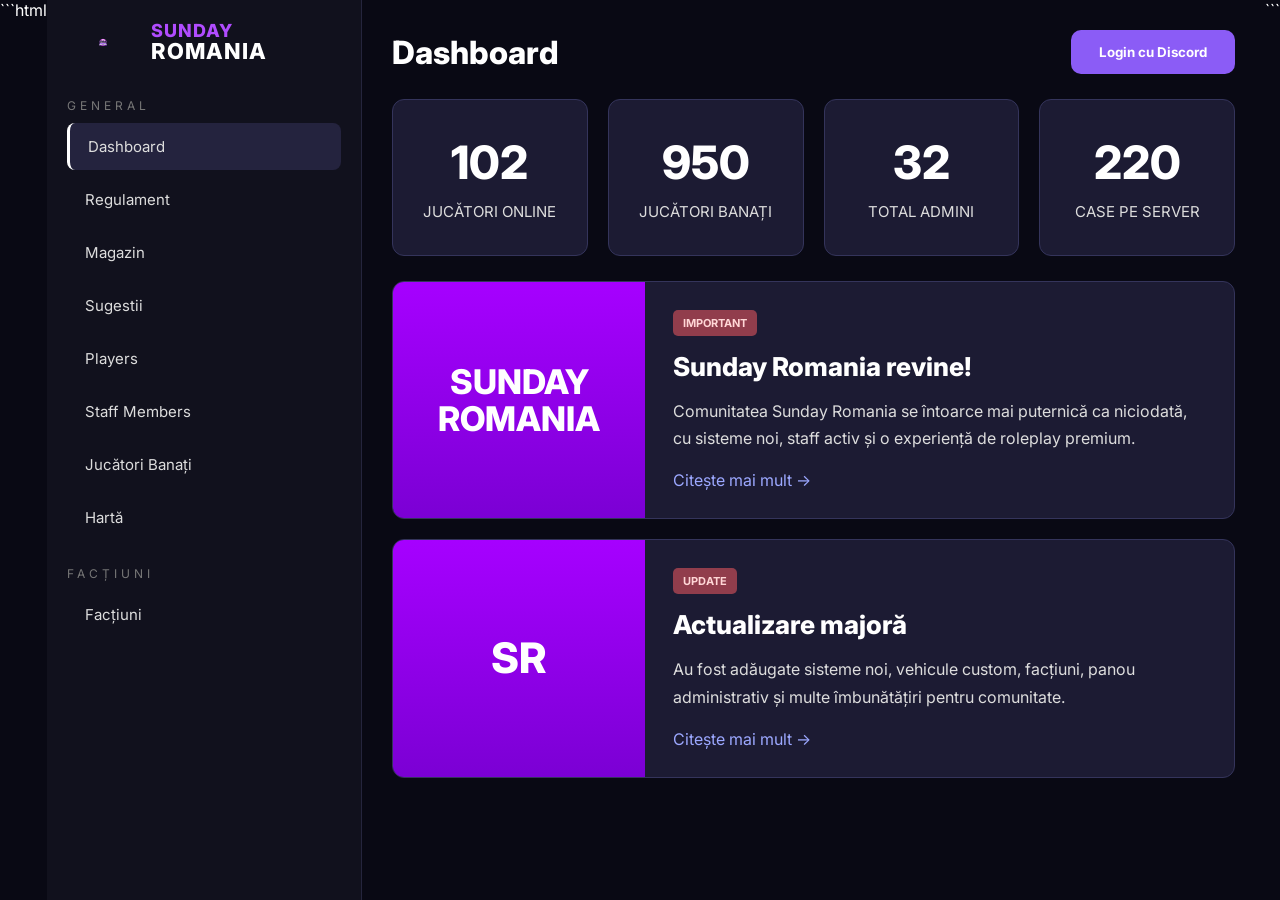
<file: index.html>
```html
<!DOCTYPE html>
<html lang="ro">
<head>
    <meta charset="UTF-8">
    <meta name="viewport" content="width=device-width, initial-scale=1.0">
    <title>Sunday Romania Dashboard</title>
    <link rel="stylesheet" href="style.css">
</head>
<body>

    <aside>

        <div class="brand">
            <img src="SundayRomania.png" alt="Sunday Romania" class="brand-logo">
            <div class="brand-text">
                <span>SUNDAY</span>
                <strong>ROMANIA</strong>
            </div>
        </div>

        <p>GENERAL</p>

        <a class="active" href="#">Dashboard</a>
        <a href="#">Regulament</a>
        <a href="#">Magazin</a>
        <a href="#">Sugestii</a>
        <a href="#">Players</a>
        <a href="#">Staff Members</a>
        <a href="#">Jucători Banați</a>
        <a href="#">Hartă</a>

        <p>FACȚIUNI</p>

        <a href="#">Facțiuni</a>

    </aside>

    <main>

        <header>
            <h2>Dashboard</h2>
            <button>Login cu Discord</button>
        </header>

        <section class="cards">

            <div>
                <h3>102</h3>
                <span>JUCĂTORI ONLINE</span>
            </div>

            <div>
                <h3>950</h3>
                <span>JUCĂTORI BANAȚI</span>
            </div>

            <div>
                <h3>32</h3>
                <span>TOTAL ADMINI</span>
            </div>

            <div>
                <h3>220</h3>
                <span>CASE PE SERVER</span>
            </div>

        </section>

        <section class="news">

            <div class="img">
                SUNDAY<br>ROMANIA
            </div>

            <div class="text">

                <b>IMPORTANT</b>

                <h2>Sunday Romania revine!</h2>

                <p>
                    Comunitatea Sunday Romania se întoarce mai puternică ca niciodată,
                    cu sisteme noi, staff activ și o experiență de roleplay premium.
                </p>

                <span>Citește mai mult →</span>

            </div>

        </section>

        <section class="news">

            <div class="img logo">
                SR
            </div>

            <div class="text">

                <b>UPDATE</b>

                <h2>Actualizare majoră</h2>

                <p>
                    Au fost adăugate sisteme noi, vehicule custom, facțiuni,
                    panou administrativ și multe îmbunătățiri pentru comunitate.
                </p>

                <span>Citește mai mult →</span>

            </div>

        </section>

    </main>

</body>
</html>
```
</file>
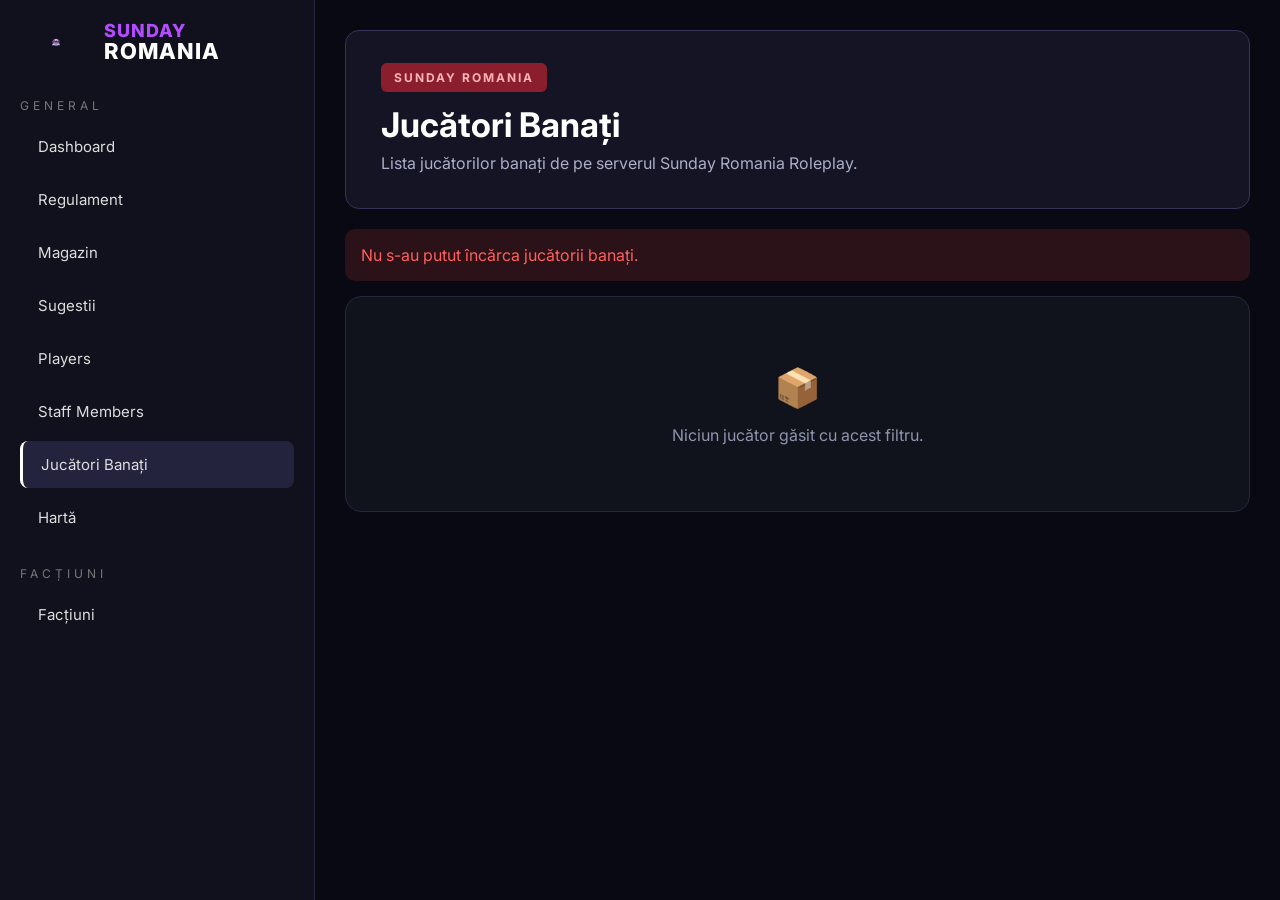
<file: banati.html>
<!DOCTYPE html>
<html lang="ro">
<head>
  <meta charset="UTF-8">
  <meta name="viewport" content="width=device-width, initial-scale=1.0">
  <title>Jucători Banați | Sunday Romania</title>
  <link rel="stylesheet" href="style.css">

  <style>
    .ban-hero{
      background:#141424;
      border:1px solid #34345b;
      border-radius:14px;
      padding:35px;
      margin-bottom:20px;
    }

    .ban-hero b{
      background:#8b1e2d;
      color:#ffb4b4;
      padding:7px 13px;
      border-radius:6px;
      font-size:12px;
      letter-spacing:2px;
    }

    .ban-hero h1{
      margin-top:18px;
      font-size:34px;
      color:#fff;
    }

    .ban-hero p{
      color:#aaaec7;
      margin-top:8px;
    }

    .ban-alert{
      background:#2a1218;
      color:#ff5f5f;
      border-radius:10px;
      padding:16px;
      margin-bottom:15px;
      display:none;
    }

    .ban-box{
      background:#11131c;
      border:1px solid #252840;
      border-radius:16px;
      min-height:210px;
      padding:22px;
    }

    .ban-grid{
      display:grid;
      grid-template-columns:repeat(4,1fr);
      gap:16px;
    }

    .ban-card{
      background:#1c1b33;
      border:1px solid #4c4680;
      border-radius:12px;
      padding:18px;
    }

    .ban-card h3{
      color:#fff;
      font-size:18px;
      margin-bottom:10px;
    }

    .ban-card p{
      color:#d8d8f0;
      font-size:14px;
      margin:6px 0;
    }

    .ban-status{
      color:#ff5f5f;
      font-weight:800;
    }

    .empty-state{
      height:170px;
      display:flex;
      flex-direction:column;
      align-items:center;
      justify-content:center;
      color:#8f94ad;
      text-align:center;
    }

    .empty-state .icon{
      font-size:38px;
      margin-bottom:15px;
    }

    @media(max-width:1200px){
      .ban-grid{grid-template-columns:repeat(2,1fr);}
    }

    @media(max-width:700px){
      .ban-grid{grid-template-columns:1fr;}
    }
  </style>
</head>

<body>
  <aside>
    <div class="brand">
      <img src="SundayRomania.png" class="brand-logo" alt="Sunday Romania">
      <div class="brand-text">
        <span>SUNDAY</span>
        <strong>ROMANIA</strong>
      </div>
    </div>

    <p>GENERAL</p>
    <a href="index.html">Dashboard</a>
    <a href="regulament.html">Regulament</a>
    <a href="magazin.html">Magazin</a>
    <a href="sugestii.html">Sugestii</a>
    <a href="players.html">Players</a>
    <a href="staff.html">Staff Members</a>
    <a href="banati.html" class="active">Jucători Banați</a>
    <a href="harta.html">Hartă</a>

    <p>FACȚIUNI</p>
    <a href="factiuni.html">Facțiuni</a>
  </aside>

  <main>
    <section class="ban-hero">
      <b>SUNDAY ROMANIA</b>
      <h1>Jucători Banați</h1>
      <p>Lista jucătorilor banați de pe serverul Sunday Romania Roleplay.</p>
    </section>

    <div id="banAlert" class="ban-alert">
      Nu s-au putut încărca jucătorii banați.
    </div>

    <section class="ban-box">
      <div id="banContainer" class="ban-grid"></div>
    </section>
  </main>

  <script>
    const BANS_API_URL = "http://91.200.220.10:30176/bans";

    function escapeHTML(value){
      return String(value)
        .replaceAll("&","&amp;")
        .replaceAll("<","&lt;")
        .replaceAll(">","&gt;")
        .replaceAll('"',"&quot;")
        .replaceAll("'","&#039;");
    }

    async function loadBans(){
      const container = document.getElementById("banContainer");
      const alert = document.getElementById("banAlert");

      try{
        const response = await fetch(BANS_API_URL + "?t=" + Date.now());

        if(!response.ok){
          throw new Error("API error");
        }

        const bans = await response.json();

        if(!Array.isArray(bans)){
          throw new Error("JSON invalid");
        }

        alert.style.display = "none";
        container.innerHTML = "";

        if(bans.length === 0){
          container.innerHTML = `
            <div class="empty-state" style="grid-column:1/-1;">
              <div class="icon">📦</div>
              <p>Niciun jucător banat găsit.</p>
            </div>
          `;
          return;
        }

        bans.forEach(ban => {
          const name = escapeHTML(ban.name || "Necunoscut");
          const reason = escapeHTML(ban.reason || "Fără motiv");
          const staff = escapeHTML(ban.staff || "Staff");
          const date = escapeHTML(ban.date || "Necunoscut");
          const duration = escapeHTML(ban.duration || "Permanent");

          const card = document.createElement("div");
          card.className = "ban-card";

          card.innerHTML = `
            <h3>${name}</h3>
            <p>Status: <span class="ban-status">Banat</span></p>
            <p>Motiv: ${reason}</p>
            <p>Durată: ${duration}</p>
            <p>Staff: ${staff}</p>
            <p>Data: ${date}</p>
          `;

          container.appendChild(card);
        });

      }catch(error){
        alert.style.display = "block";
        container.innerHTML = `
          <div class="empty-state" style="grid-column:1/-1;">
            <div class="icon">📦</div>
            <p>Niciun jucător găsit cu acest filtru.</p>
          </div>
        `;
      }
    }

    loadBans();
    setInterval(loadBans, 60000);
  </script>
</body>
</html>
</file>
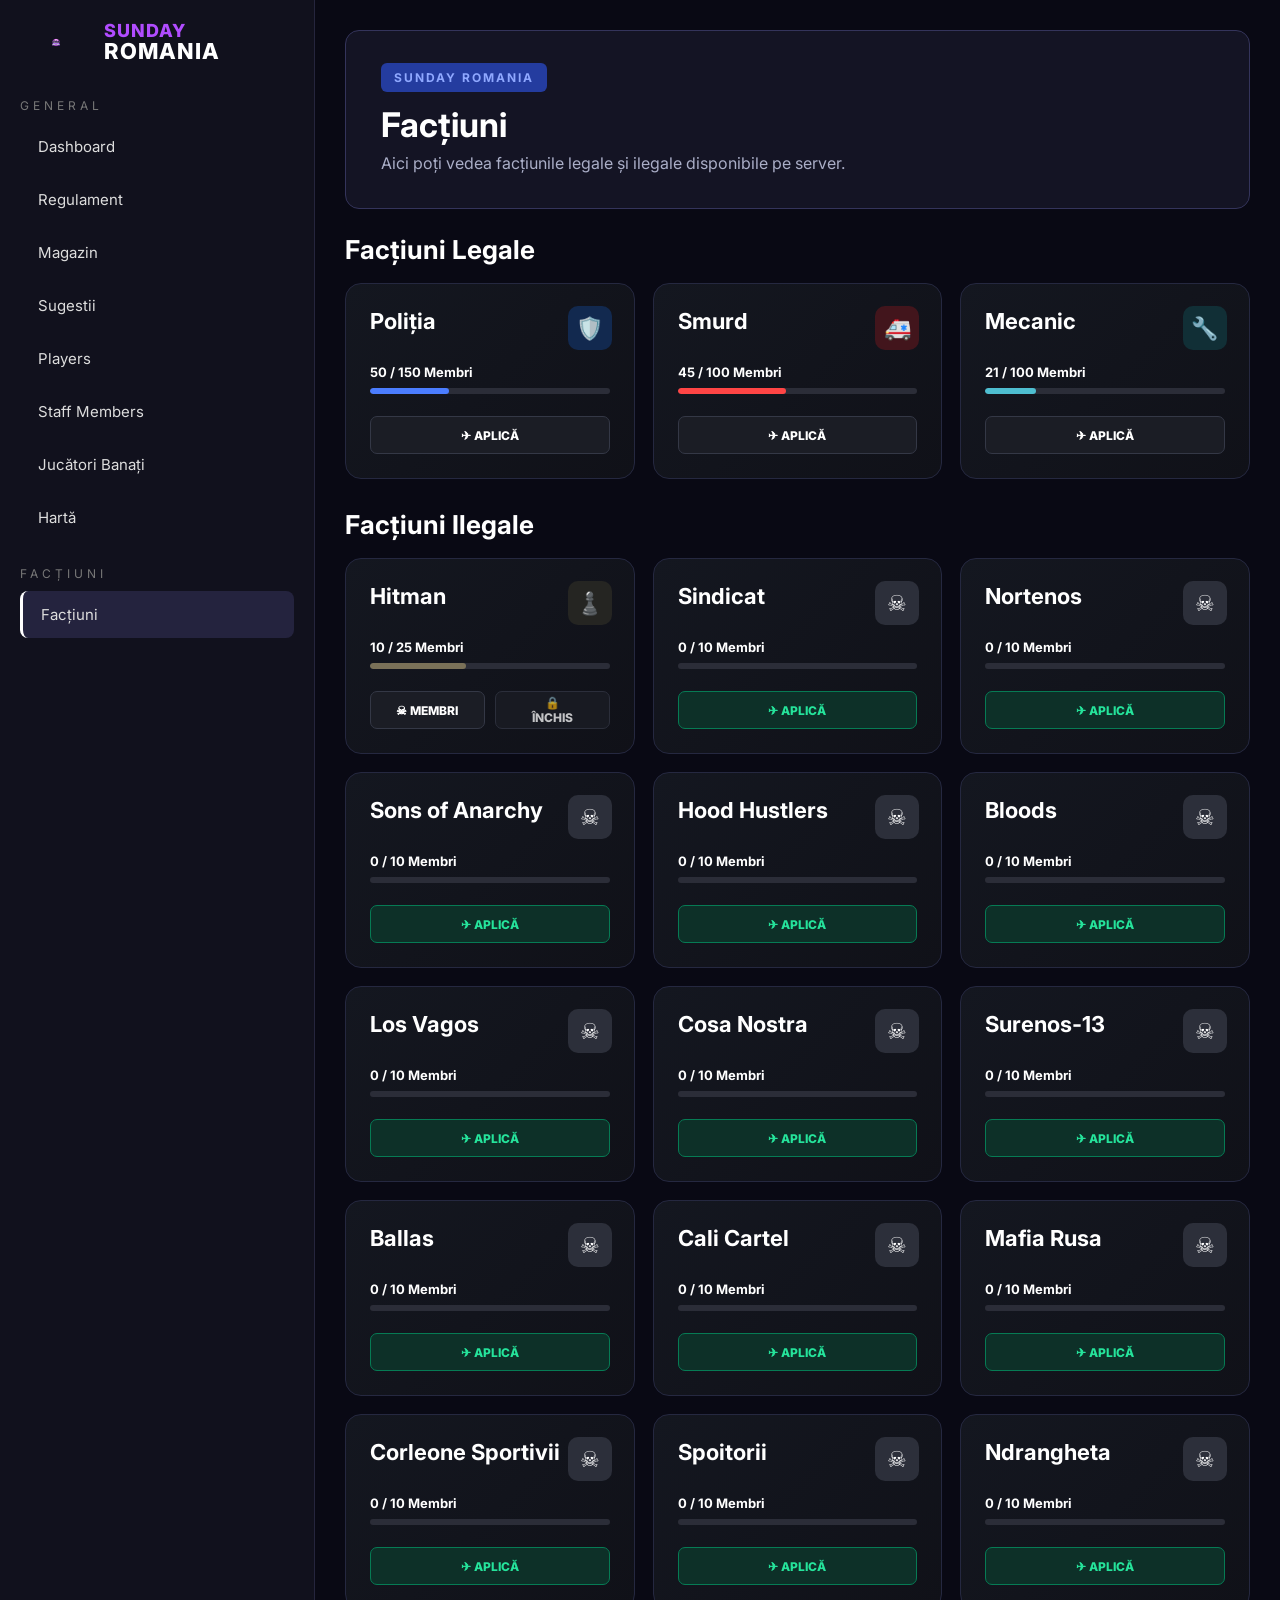
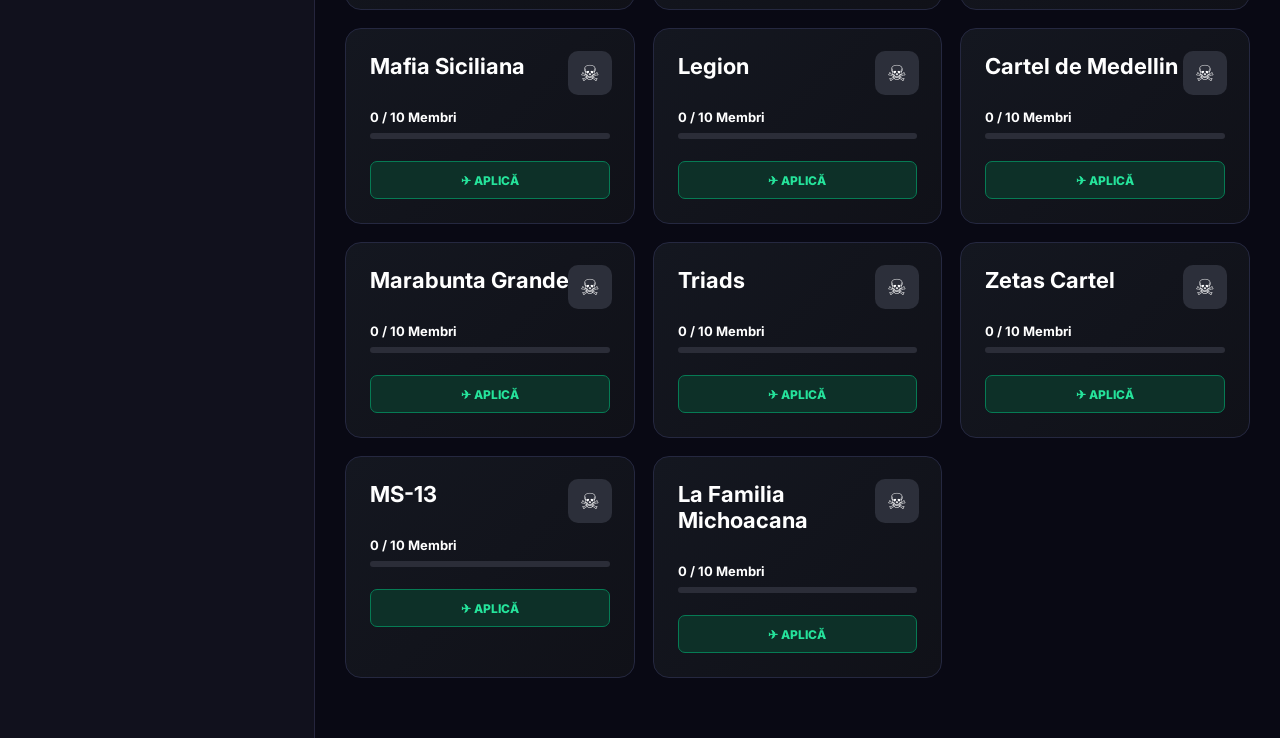
<file: Factiuni.html>
<!DOCTYPE html>
<html lang="ro">
<head>
  <meta charset="UTF-8">
  <meta name="viewport" content="width=device-width, initial-scale=1.0">
  <title>Facțiuni | Sunday Romania</title>
  <link rel="stylesheet" href="style.css">

  <style>
    .factions-hero{
      background:#141424;
      border:1px solid #34345b;
      border-radius:14px;
      padding:35px;
      margin-bottom:25px;
    }

    .factions-hero b{
      background:#243c9f;
      color:#8fa8ff;
      padding:7px 13px;
      border-radius:6px;
      font-size:12px;
      letter-spacing:2px;
    }

    .factions-hero h1{
      margin-top:18px;
      font-size:34px;
      color:#fff;
    }

    .factions-hero p{
      color:#aaaec7;
      margin-top:8px;
    }

    .faction-section-title{
      color:#fff;
      font-size:26px;
      margin:25px 0 18px;
    }

    .faction-grid{
      display:grid;
      grid-template-columns:repeat(3,1fr);
      gap:18px;
      margin-bottom:30px;
    }

    .faction-card{
      background:linear-gradient(135deg,#141720,#101118);
      border:1px solid #252840;
      border-radius:16px;
      padding:24px;
      min-height:170px;
      position:relative;
      overflow:hidden;
    }

    .faction-card h3{
      color:#fff;
      font-size:22px;
      margin-bottom:30px;
    }

    .faction-icon{
      position:absolute;
      top:22px;
      right:22px;
      width:44px;
      height:44px;
      border-radius:10px;
      display:flex;
      align-items:center;
      justify-content:center;
      font-size:22px;
      background:#232638;
    }

    .members{
      color:#fff;
      font-size:13px;
      font-weight:700;
      margin-bottom:8px;
    }

    .bar{
      width:100%;
      height:6px;
      background:#2b2d38;
      border-radius:10px;
      overflow:hidden;
      margin-bottom:22px;
    }

    .fill{
      height:100%;
      border-radius:10px;
    }

    .faction-actions{
      display:grid;
      grid-template-columns:1fr 1fr;
      gap:10px;
    }

    .faction-actions.single{
      grid-template-columns:1fr;
    }

    .faction-actions a,
    .faction-actions button{
      height:38px;
      border-radius:7px;
      border:1px solid #343846;
      background:#1b1d25;
      color:#fff;
      font-size:12px;
      font-weight:800;
      display:flex;
      align-items:center;
      justify-content:center;
      text-decoration:none;
      cursor:pointer;
    }

    .apply{
      border-color:#067b54 !important;
      background:#0d3028 !important;
      color:#25e39b !important;
    }

    .closed{
      opacity:.75;
      cursor:not-allowed !important;
    }

    .legal.police .fill{background:#4b7dff;width:33%;}
    .legal.smurd .fill{background:#ff4545;width:45%;}
    .legal.mecanic .fill{background:#4ebed0;width:21%;}

    .legal.police .faction-icon{background:#12294f;color:#4b7dff;}
    .legal.smurd .faction-icon{background:#42151c;color:#ff4545;}
    .legal.mecanic .faction-icon{background:#112f36;color:#4ebed0;}

    .illegal .fill{background:#6b6b6b;width:0%;}
    .illegal .faction-icon{background:#2c2f3a;color:#fff;}

    .hitman .fill{background:#7a7158;width:40%;}
    .hitman .faction-icon{background:#252522;color:#7a7158;}

    @media(max-width:1200px){
      .faction-grid{grid-template-columns:repeat(2,1fr);}
    }

    @media(max-width:700px){
      .faction-grid{grid-template-columns:1fr;}
    }
  </style>
</head>

<body>
  <aside>
    <div class="brand">
      <img src="SundayRomania.png" class="brand-logo" alt="Sunday Romania">
      <div class="brand-text">
        <span>SUNDAY</span>
        <strong>ROMANIA</strong>
      </div>
    </div>

    <p>GENERAL</p>
    <a href="index.html">Dashboard</a>
    <a href="regulament.html">Regulament</a>
    <a href="magazin.html">Magazin</a>
    <a href="sugestii.html">Sugestii</a>
    <a href="players.html">Players</a>
    <a href="staff.html">Staff Members</a>
    <a href="banati.html">Jucători Banați</a>
    <a href="harta.html">Hartă</a>

    <p>FACȚIUNI</p>
    <a href="factiuni.html" class="active">Facțiuni</a>
  </aside>

  <main>
    <section class="factions-hero">
      <b>SUNDAY ROMANIA</b>
      <h1>Facțiuni</h1>
      <p>Aici poți vedea facțiunile legale și ilegale disponibile pe server.</p>
    </section>

    <h2 class="faction-section-title">Facțiuni Legale</h2>

    <section class="faction-grid">
      <div class="faction-card legal police">
        <h3>Poliția</h3>
        <div class="faction-icon">🛡️</div>
        <p class="members">50 / 150 Membri</p>
        <div class="bar"><div class="fill"></div></div>
        <div class="faction-actions single">
          <a href="https://discord.gg/Z9EnZnHhjQ" target="_blank">✈ APLICĂ</a>
        </div>
      </div>

      <div class="faction-card legal smurd">
        <h3>Smurd</h3>
        <div class="faction-icon">🚑</div>
        <p class="members">45 / 100 Membri</p>
        <div class="bar"><div class="fill"></div></div>
        <div class="faction-actions single">
          <a href="https://discord.gg/Z9EnZnHhjQ" target="_blank">✈ APLICĂ</a>
        </div>
      </div>

      <div class="faction-card legal mecanic">
        <h3>Mecanic</h3>
        <div class="faction-icon">🔧</div>
        <p class="members">21 / 100 Membri</p>
        <div class="bar"><div class="fill"></div></div>
        <div class="faction-actions single">
          <a href="https://discord.gg/Z9EnZnHhjQ" target="_blank">✈ APLICĂ</a>
        </div>
      </div>
    </section>

    <h2 class="faction-section-title">Facțiuni Ilegale</h2>

    <section class="faction-grid">
      <div class="faction-card hitman">
        <h3>Hitman</h3>
        <div class="faction-icon">♟️</div>
        <p class="members">10 / 25 Membri</p>
        <div class="bar"><div class="fill"></div></div>
        <div class="faction-actions">
          <a href="#">☠ MEMBRI</a>
          <button class="closed">🔒 ÎNCHIS</button>
        </div>
      </div>

      <div class="faction-card illegal"><h3>Sindicat</h3><div class="faction-icon">☠</div><p class="members">0 / 10 Membri</p><div class="bar"><div class="fill"></div></div><div class="faction-actions single"><a class="apply" href="https://discord.gg/Z9EnZnHhjQ" target="_blank">✈ APLICĂ</a></div></div>
      <div class="faction-card illegal"><h3>Nortenos</h3><div class="faction-icon">☠</div><p class="members">0 / 10 Membri</p><div class="bar"><div class="fill"></div></div><div class="faction-actions single"><a class="apply" href="https://discord.gg/Z9EnZnHhjQ" target="_blank">✈ APLICĂ</a></div></div>
      <div class="faction-card illegal"><h3>Sons of Anarchy</h3><div class="faction-icon">☠</div><p class="members">0 / 10 Membri</p><div class="bar"><div class="fill"></div></div><div class="faction-actions single"><a class="apply" href="https://discord.gg/Z9EnZnHhjQ" target="_blank">✈ APLICĂ</a></div></div>
      <div class="faction-card illegal"><h3>Hood Hustlers</h3><div class="faction-icon">☠</div><p class="members">0 / 10 Membri</p><div class="bar"><div class="fill"></div></div><div class="faction-actions single"><a class="apply" href="https://discord.gg/Z9EnZnHhjQ" target="_blank">✈ APLICĂ</a></div></div>
      <div class="faction-card illegal"><h3>Bloods</h3><div class="faction-icon">☠</div><p class="members">0 / 10 Membri</p><div class="bar"><div class="fill"></div></div><div class="faction-actions single"><a class="apply" href="https://discord.gg/Z9EnZnHhjQ" target="_blank">✈ APLICĂ</a></div></div>
      <div class="faction-card illegal"><h3>Los Vagos</h3><div class="faction-icon">☠</div><p class="members">0 / 10 Membri</p><div class="bar"><div class="fill"></div></div><div class="faction-actions single"><a class="apply" href="https://discord.gg/Z9EnZnHhjQ" target="_blank">✈ APLICĂ</a></div></div>
      <div class="faction-card illegal"><h3>Cosa Nostra</h3><div class="faction-icon">☠</div><p class="members">0 / 10 Membri</p><div class="bar"><div class="fill"></div></div><div class="faction-actions single"><a class="apply" href="https://discord.gg/Z9EnZnHhjQ" target="_blank">✈ APLICĂ</a></div></div>
      <div class="faction-card illegal"><h3>Surenos-13</h3><div class="faction-icon">☠</div><p class="members">0 / 10 Membri</p><div class="bar"><div class="fill"></div></div><div class="faction-actions single"><a class="apply" href="https://discord.gg/Z9EnZnHhjQ" target="_blank">✈ APLICĂ</a></div></div>
      <div class="faction-card illegal"><h3>Ballas</h3><div class="faction-icon">☠</div><p class="members">0 / 10 Membri</p><div class="bar"><div class="fill"></div></div><div class="faction-actions single"><a class="apply" href="https://discord.gg/Z9EnZnHhjQ" target="_blank">✈ APLICĂ</a></div></div>
      <div class="faction-card illegal"><h3>Cali Cartel</h3><div class="faction-icon">☠</div><p class="members">0 / 10 Membri</p><div class="bar"><div class="fill"></div></div><div class="faction-actions single"><a class="apply" href="https://discord.gg/Z9EnZnHhjQ" target="_blank">✈ APLICĂ</a></div></div>
      <div class="faction-card illegal"><h3>Mafia Rusa</h3><div class="faction-icon">☠</div><p class="members">0 / 10 Membri</p><div class="bar"><div class="fill"></div></div><div class="faction-actions single"><a class="apply" href="https://discord.gg/Z9EnZnHhjQ" target="_blank">✈ APLICĂ</a></div></div>
      <div class="faction-card illegal"><h3>Corleone Sportivii</h3><div class="faction-icon">☠</div><p class="members">0 / 10 Membri</p><div class="bar"><div class="fill"></div></div><div class="faction-actions single"><a class="apply" href="https://discord.gg/Z9EnZnHhjQ" target="_blank">✈ APLICĂ</a></div></div>
      <div class="faction-card illegal"><h3>Spoitorii</h3><div class="faction-icon">☠</div><p class="members">0 / 10 Membri</p><div class="bar"><div class="fill"></div></div><div class="faction-actions single"><a class="apply" href="https://discord.gg/Z9EnZnHhjQ" target="_blank">✈ APLICĂ</a></div></div>
      <div class="faction-card illegal"><h3>Ndrangheta</h3><div class="faction-icon">☠</div><p class="members">0 / 10 Membri</p><div class="bar"><div class="fill"></div></div><div class="faction-actions single"><a class="apply" href="https://discord.gg/Z9EnZnHhjQ" target="_blank">✈ APLICĂ</a></div></div>
      <div class="faction-card illegal"><h3>Mafia Siciliana</h3><div class="faction-icon">☠</div><p class="members">0 / 10 Membri</p><div class="bar"><div class="fill"></div></div><div class="faction-actions single"><a class="apply" href="https://discord.gg/Z9EnZnHhjQ" target="_blank">✈ APLICĂ</a></div></div>
      <div class="faction-card illegal"><h3>Legion</h3><div class="faction-icon">☠</div><p class="members">0 / 10 Membri</p><div class="bar"><div class="fill"></div></div><div class="faction-actions single"><a class="apply" href="https://discord.gg/Z9EnZnHhjQ" target="_blank">✈ APLICĂ</a></div></div>
      <div class="faction-card illegal"><h3>Cartel de Medellin</h3><div class="faction-icon">☠</div><p class="members">0 / 10 Membri</p><div class="bar"><div class="fill"></div></div><div class="faction-actions single"><a class="apply" href="https://discord.gg/Z9EnZnHhjQ" target="_blank">✈ APLICĂ</a></div></div>
      <div class="faction-card illegal"><h3>Marabunta Grande</h3><div class="faction-icon">☠</div><p class="members">0 / 10 Membri</p><div class="bar"><div class="fill"></div></div><div class="faction-actions single"><a class="apply" href="https://discord.gg/Z9EnZnHhjQ" target="_blank">✈ APLICĂ</a></div></div>
      <div class="faction-card illegal"><h3>Triads</h3><div class="faction-icon">☠</div><p class="members">0 / 10 Membri</p><div class="bar"><div class="fill"></div></div><div class="faction-actions single"><a class="apply" href="https://discord.gg/Z9EnZnHhjQ" target="_blank">✈ APLICĂ</a></div></div>
      <div class="faction-card illegal"><h3>Zetas Cartel</h3><div class="faction-icon">☠</div><p class="members">0 / 10 Membri</p><div class="bar"><div class="fill"></div></div><div class="faction-actions single"><a class="apply" href="https://discord.gg/Z9EnZnHhjQ" target="_blank">✈ APLICĂ</a></div></div>
      <div class="faction-card illegal"><h3>MS-13</h3><div class="faction-icon">☠</div><p class="members">0 / 10 Membri</p><div class="bar"><div class="fill"></div></div><div class="faction-actions single"><a class="apply" href="https://discord.gg/Z9EnZnHhjQ" target="_blank">✈ APLICĂ</a></div></div>
      <div class="faction-card illegal"><h3>La Familia Michoacana</h3><div class="faction-icon">☠</div><p class="members">0 / 10 Membri</p><div class="bar"><div class="fill"></div></div><div class="faction-actions single"><a class="apply" href="https://discord.gg/Z9EnZnHhjQ" target="_blank">✈ APLICĂ</a></div></div>
    </section>
  </main>
</body>
</html>
</file>
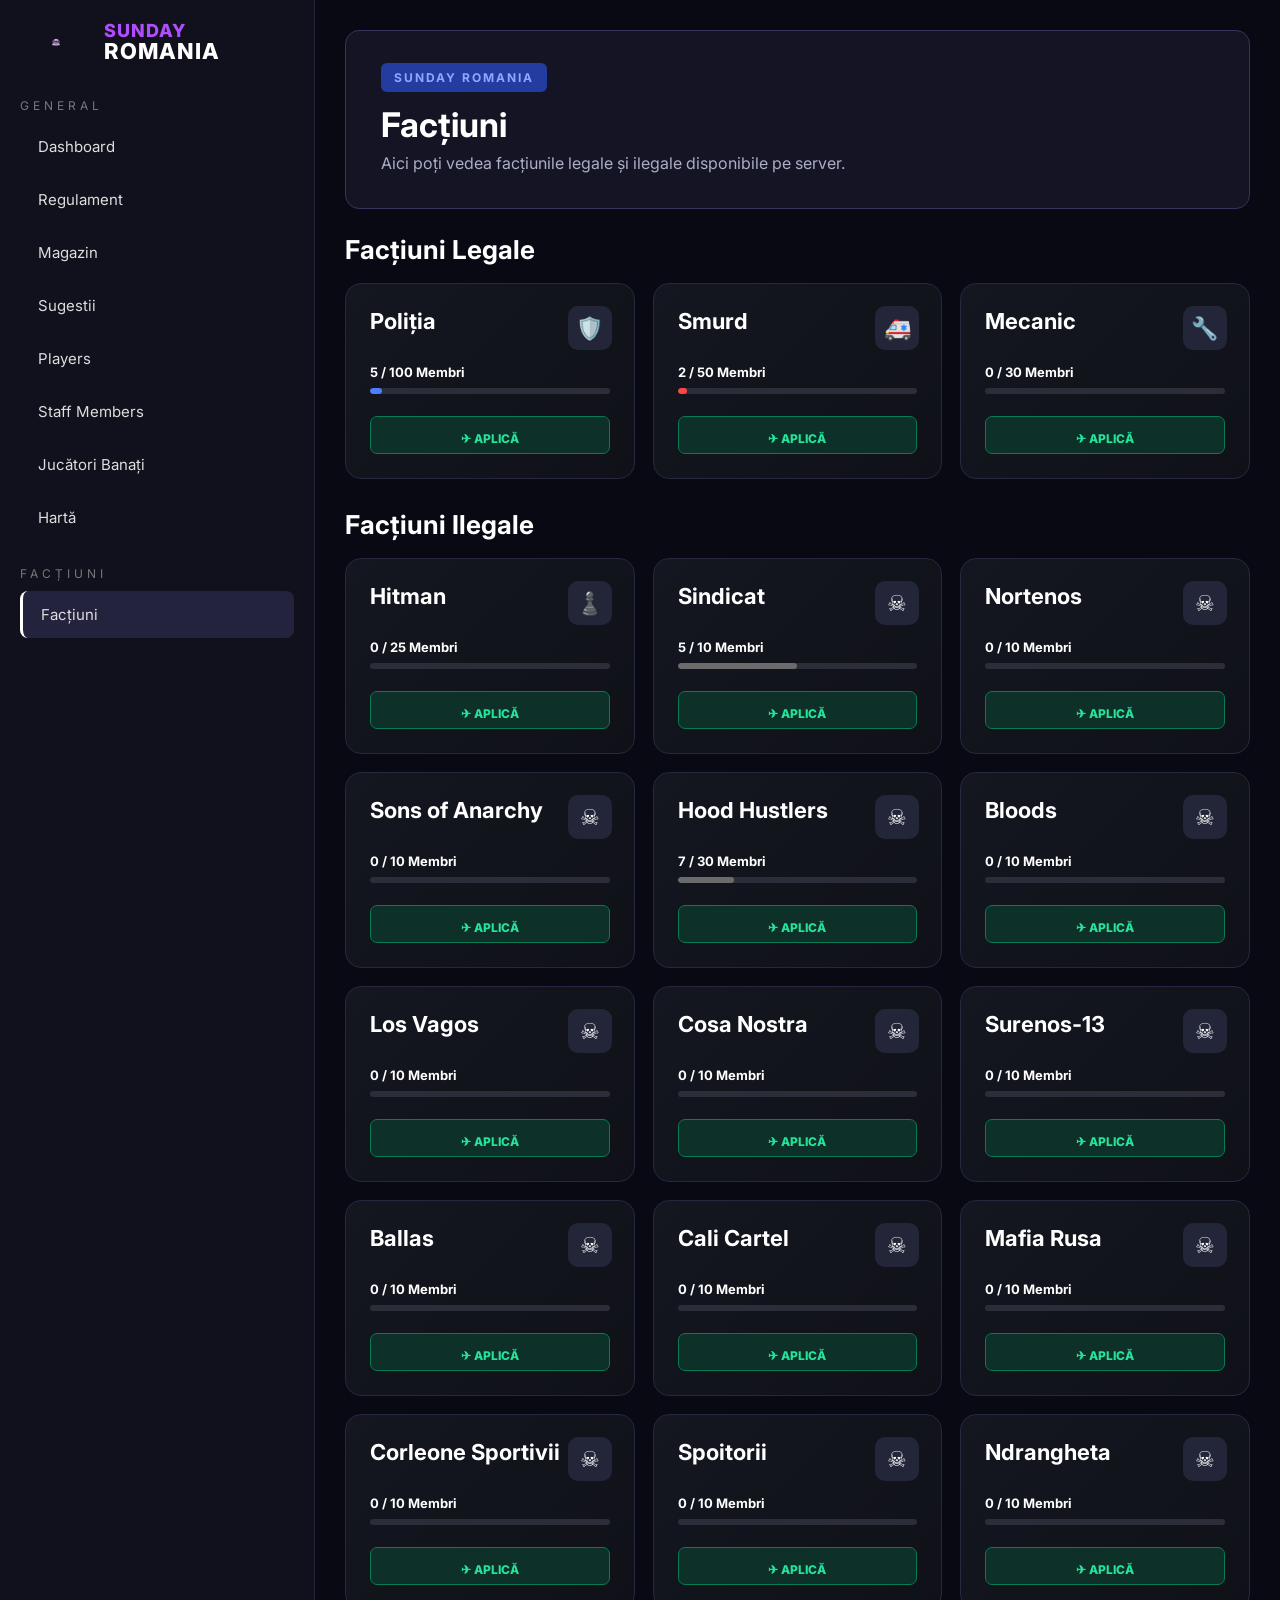
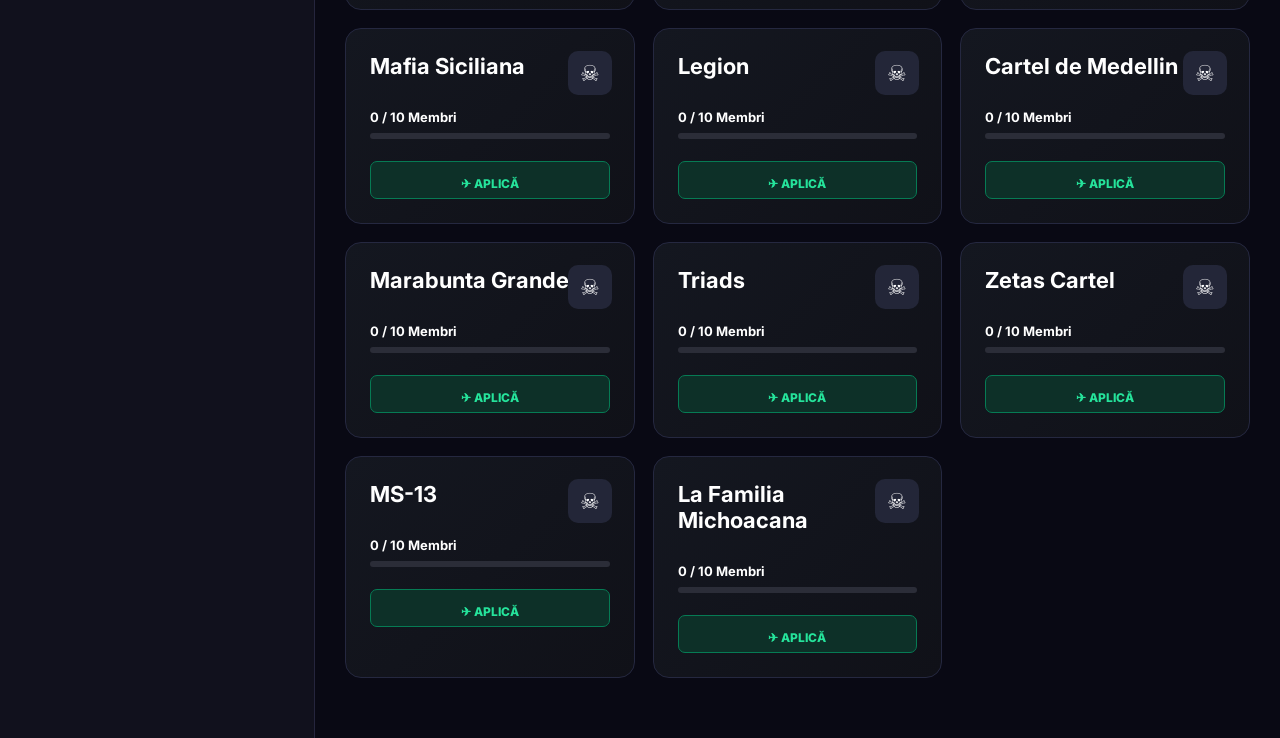
<file: factiuni.html>
<!DOCTYPE html>
<html lang="ro">
<head>
  <meta charset="UTF-8">
  <meta name="viewport" content="width=device-width, initial-scale=1.0">
  <title>Facțiuni | Sunday Romania</title>
  <link rel="stylesheet" href="style.css">

  <style>
    .factions-hero{background:#141424;border:1px solid #34345b;border-radius:14px;padding:35px;margin-bottom:25px}
    .factions-hero b{background:#243c9f;color:#8fa8ff;padding:7px 13px;border-radius:6px;font-size:12px;letter-spacing:2px}
    .factions-hero h1{margin-top:18px;font-size:34px;color:#fff}
    .factions-hero p{color:#aaaec7;margin-top:8px}
    .faction-section-title{color:#fff;font-size:26px;margin:25px 0 18px}
    .faction-grid{display:grid;grid-template-columns:repeat(3,1fr);gap:18px;margin-bottom:30px}
    .faction-card{background:linear-gradient(135deg,#141720,#101118);border:1px solid #252840;border-radius:16px;padding:24px;min-height:170px;position:relative}
    .faction-card h3{color:#fff;font-size:22px;margin-bottom:30px}
    .faction-icon{position:absolute;top:22px;right:22px;width:44px;height:44px;border-radius:10px;display:flex;align-items:center;justify-content:center;font-size:22px;background:#232638}
    .members{color:#fff;font-size:13px;font-weight:700;margin-bottom:8px}
    .bar{width:100%;height:6px;background:#2b2d38;border-radius:10px;overflow:hidden;margin-bottom:22px}
    .fill{height:100%;border-radius:10px;width:0%;transition:.4s ease}
    .faction-actions{display:grid;grid-template-columns:1fr;gap:10px}
    .faction-actions button{height:38px;border-radius:7px;border:1px solid #067b54;background:#0d3028;color:#25e39b;font-size:12px;font-weight:800;cursor:pointer}
    .faction-actions button:hover{filter:brightness(1.15)}

    .police .fill{background:#4b7dff}
    .smurd .fill{background:#ff4545}
    .mecanic .fill{background:#4ebed0}
    .illegal .fill{background:#6b6b6b}
    .hitman .fill{background:#7a7158}

    .modal-bg{position:fixed;inset:0;background:rgba(0,0,0,.75);display:none;align-items:center;justify-content:center;z-index:9999}
    .apply-modal{width:540px;max-width:92%;background:#151522;border:1px solid #5b4cb6;border-radius:16px;padding:26px;box-shadow:0 0 35px rgba(177,76,255,.25);position:relative}
    .apply-modal h2{color:white;font-size:26px;margin-bottom:10px}
    .apply-modal p{color:#d8d8f0;margin-bottom:14px}
    .apply-modal input,.apply-modal textarea{width:100%;background:#20222b;color:white;border:1px solid #4c4680;border-radius:10px;padding:13px;margin-bottom:12px;outline:none}
    .apply-modal textarea{min-height:90px;resize:vertical}
    .apply-modal input:focus,.apply-modal textarea:focus{border-color:#b14cff;box-shadow:0 0 12px rgba(177,76,255,.25)}
    .close-modal{position:absolute;right:16px;top:14px;background:#2a2a3a;color:#fff;border:none;padding:6px 12px;border-radius:8px;cursor:pointer}
    .send-application{width:100%;margin-top:8px;background:#8b5cf6;color:#fff;border:none;padding:14px;border-radius:10px;font-weight:800;cursor:pointer}
    #applyStatus{margin-top:14px;color:#d28cff;font-weight:700}

    @media(max-width:1200px){.faction-grid{grid-template-columns:repeat(2,1fr)}}
    @media(max-width:700px){.faction-grid{grid-template-columns:1fr}}
  </style>
</head>

<body>
  <aside>
    <div class="brand">
      <img src="SundayRomania.png" class="brand-logo" alt="Sunday Romania">
      <div class="brand-text"><span>SUNDAY</span><strong>ROMANIA</strong></div>
    </div>

    <p>GENERAL</p>
    <a href="index.html">Dashboard</a>
    <a href="regulament.html">Regulament</a>
    <a href="magazin.html">Magazin</a>
    <a href="sugestii.html">Sugestii</a>
    <a href="players.html">Players</a>
    <a href="staff.html">Staff Members</a>
    <a href="banati.html">Jucători Banați</a>
    <a href="harta.html">Hartă</a>

    <p>FACȚIUNI</p>
    <a href="factiuni.html" class="active">Facțiuni</a>
  </aside>

  <main>
    <section class="factions-hero">
      <b>SUNDAY ROMANIA</b>
      <h1>Facțiuni</h1>
      <p>Aici poți vedea facțiunile legale și ilegale disponibile pe server.</p>
    </section>

    <h2 class="faction-section-title">Facțiuni Legale</h2>
    <section id="legalGrid" class="faction-grid"></section>

    <h2 class="faction-section-title">Facțiuni Ilegale</h2>
    <section id="illegalGrid" class="faction-grid"></section>
  </main>

  <div id="applyModal" class="modal-bg">
    <div class="apply-modal">
      <button class="close-modal" onclick="closeApply()">×</button>
      <h2>Aplică pentru facțiune</h2>
      <p id="selectedFaction">Facțiune: -</p>

      <input id="appName" placeholder="Numele tău IC">
      <input id="appDiscord" placeholder="Nume Discord / Discord ID">
      <input id="appAge" placeholder="Vârsta ta">
      <textarea id="appReason" placeholder="De ce vrei să intri în această facțiune?"></textarea>
      <textarea id="appExperience" placeholder="Ai experiență RP? Explică pe scurt."></textarea>

      <button class="send-application" onclick="sendApplication()">Trimite aplicația</button>
      <p id="applyStatus"></p>
    </div>
  </div>

<script>
const webhooks = {
  "Poliția": "https://discord.com/api/webhooks/1515341642364616824/xf2s0PB_dkolQVlaFuMSlD5mSdqymRMVWZallgzBkF1taVuvfNRTWyBa1lsgTo90SquY",
  "Smurd": "https://discord.com/api/webhooks/1515341989091217559/2MWtD5bOh3KYD64X_HTj2hi6XJ_6zwMC9x0tGts15Qy6ZC2grt9GTw3stZcBYvuvYHum",
  "Mecanic": "https://discord.com/api/webhooks/1515342089389609133/NNagHQCR5nh17UW0ot2wTzFMVFOSH6VPj_d2SjGjibfkyYyQiTwl2AaOXk2WwSvw1H6a",
  "Hitman": "https://discord.com/api/webhooks/1515342899527549142/_xfF-i4sK26OKR7PSeMw6jS4Agq61sr0c_WkNyNqvLDTW5YAvt6tssY9qFutsshIVG0j",
  "Sindicat": "https://discord.com/api/webhooks/1515343059196579840/6ZOrUG95ET6mKeLncYRxPehJxDd0OOpzPP819B4uUmTJzhLnx3KRXzndkiiu6sSXQBCB",
  "Nortenos": "https://discord.com/api/webhooks/1515343185121902712/jyMlvbrmLkouy4l3R-koC7-is5afvNYbjca8w7m8XnRsuERm4iyx1txYgsUmdFjUzTUd",
  "Sons of Anarchy": "https://discord.com/api/webhooks/1515343266810302615/cpFKedOHkn5WH-R0tDgOnHhG7dE_EDfbxEXwgEK7ExXOWDDMiy10tgMjcYxw87ENQDtI",
  "Hood Hustlers": "https://discord.com/api/webhooks/1515343418476200056/6kBkefHQoq36UDlMzN1gUu11IPGUQMdbEBFGWSxJI9a9yElaXiWYXS6EYWZdv-HeMjhc",
  "Bloods": "https://discord.com/api/webhooks/1515343538135629945/l7rZ7HurVbZWkVrnR1qsu5KCw95gc4-TIy3jz--Clrsrouno01jij5SS6oXl6_9SOZsE",
  "Los Vagos": "https://discord.com/api/webhooks/1515343635212669081/ZxRAdkP3AJxzPPMiBd-zFw37lYqnWrfvRTer7YrFk0CLjJa5tqiFrGCD8gJme_p7nYTV",
  "Cosa Nostra": "https://discord.com/api/webhooks/1515343739155910669/slmZzzr888uL3vfDRqhXwMc7Nwi-3lksPFhO1FdhEMZAm3cWvFtxN-Z96mjBs4sJ8wbR",
  "Surenos-13": "https://discord.com/api/webhooks/1515343842042318918/YGVUaAflAlrnwb72eB3KdGnM1RyGIBDQYKeyBn3Hd2HcZ4c_870Evvw1uhdXErJevmgE",
  "Ballas": "https://discord.com/api/webhooks/1515343949194334384/SPiG1wO62YO8aPLDssaMSK0YWaJ3kf2wypYSYlLfUOEE378BR33paxvnTInFixbF70og",
  "Cali Cartel": "https://discord.com/api/webhooks/1515344077456019588/5DFRE1MCEERdF2NSQPIb_r6wkKcAW4uGzkAo1WnE-nEcnD4_f0sNrfnUWBBte8U34v1n",
  "Mafia Rusa": "https://discord.com/api/webhooks/1515344161992216606/ydhZbfgzabapLEllEqAbJd6udBlTFi_DEOtx0VV8orOFNeC5IT5KkzX4TT8p92wSers3",
  "Corleone Sportivii": "https://discord.com/api/webhooks/1515344228882845937/7FYUaW-gB6zyjUl_qXdZPtC6GjHjeHjbsgSAnYPj1wXQY6_cBTPq5ZjYuXLjWvGUJYC1",
  "Spoitorii": "https://discord.com/api/webhooks/1515344314107170897/886pHuyJ9QF9oeYYBFA-Tr3AYWx_SGWd882ey5KwejOGFcg8mh2Q0nwj_LYJ1uO0KccS",
  "Ndrangheta": "https://discord.com/api/webhooks/1515344370835001495/I9R_TI4wTJrHQLRIGzqblTVHtwy1SMbfOA6JhnpUAajEdW7CD9Gjk4N_bXtz0LTSl34d",
  "Mafia Siciliana": "https://discord.com/api/webhooks/1515344478863364156/yP8pUmgXaXi0mRmRojpQKW2fMDRP8bixeK3tk0Vz6kiOY_dgjciyYcmOTKxgKJJfFoVh",
  "Legion": "https://discord.com/api/webhooks/1515344554209837146/2OYnfnBxt7FuNmjrl78eYxZGqQ_x-omVWFc6frbXhxbNaZA2CH7y8MhGD1tVZ-uWLseQ",
  "Cartel de Medellin": "https://discord.com/api/webhooks/1515344660082724905/Wf2QwDgNijtx9AArqhNf0N3UcqVco48lR_jRJYz8iFCCwpC4gKaxrNyrq60MInd1o-j5",
  "Marabunta Grande": "https://discord.com/api/webhooks/1515344761181966421/_dRY-upe-VgXgoLtPpc5qSCh0N9vbe9iBW8kuumfDMfvkpkMpa0Iabw3UzERBRKeybAx",
  "Triads": "https://discord.com/api/webhooks/1515344870007504947/5R7YcgnFJa1p7P2n9ylRKK-vHeteKzQEYsCBgZwN01kSDdMYhMp01aXP1jbGjqCh5iXA",
  "Zetas Cartel": "https://discord.com/api/webhooks/1515344950982610995/TjASbjL63X9GZ7t6qatckdRCV216G93hjR5YtoBwBqFciTSH3tAKALfRqHFUKwDfhDnn",
  "MS-13": "https://discord.com/api/webhooks/1515345170961272972/z7VQxMKZEhtStCPs4lwdKCwcnEu5gOCA2yqvNFoPX5GFFuYCDTr2ru0Y6oZ0N1T-6_zf",
  "La Familia Michoacana": "https://discord.com/api/webhooks/1515345270169145438/HVT6D-P77SsCJYRwbuzlKhPSYmXwHCdUYcz_JWcO-5u5Th-cCL9sqAws6SP7DF0eZ00e"
};

const legalFactions = [
  {name:"Poliția", members:5, max:100, icon:"🛡️", cls:"police"},
  {name:"Smurd", members:2, max:50, icon:"🚑", cls:"smurd"},
  {name:"Mecanic", members:0, max:30, icon:"🔧", cls:"mecanic"}
];

const illegalFactions = [
  {name:"Hitman", members:0, max:25, icon:"♟️", cls:"hitman"},
  {name:"Sindicat", members:5, max:10, icon:"☠", cls:"illegal"},
  {name:"Nortenos", members:0, max:10, icon:"☠", cls:"illegal"},
  {name:"Sons of Anarchy", members:0, max:10, icon:"☠", cls:"illegal"},
  {name:"Hood Hustlers", members:7, max:30, icon:"☠", cls:"illegal"},
  {name:"Bloods", members:0, max:10, icon:"☠", cls:"illegal"},
  {name:"Los Vagos", members:0, max:10, icon:"☠", cls:"illegal"},
  {name:"Cosa Nostra", members:0, max:10, icon:"☠", cls:"illegal"},
  {name:"Surenos-13", members:0, max:10, icon:"☠", cls:"illegal"},
  {name:"Ballas", members:0, max:10, icon:"☠", cls:"illegal"},
  {name:"Cali Cartel", members:0, max:10, icon:"☠", cls:"illegal"},
  {name:"Mafia Rusa", members:0, max:10, icon:"☠", cls:"illegal"},
  {name:"Corleone Sportivii", members:0, max:10, icon:"☠", cls:"illegal"},
  {name:"Spoitorii", members:0, max:10, icon:"☠", cls:"illegal"},
  {name:"Ndrangheta", members:0, max:10, icon:"☠", cls:"illegal"},
  {name:"Mafia Siciliana", members:0, max:10, icon:"☠", cls:"illegal"},
  {name:"Legion", members:0, max:10, icon:"☠", cls:"illegal"},
  {name:"Cartel de Medellin", members:0, max:10, icon:"☠", cls:"illegal"},
  {name:"Marabunta Grande", members:0, max:10, icon:"☠", cls:"illegal"},
  {name:"Triads", members:0, max:10, icon:"☠", cls:"illegal"},
  {name:"Zetas Cartel", members:0, max:10, icon:"☠", cls:"illegal"},
  {name:"MS-13", members:0, max:10, icon:"☠", cls:"illegal"},
  {name:"La Familia Michoacana", members:0, max:10, icon:"☠", cls:"illegal"}
];

let currentFaction = "";

function percent(members, max){
  if(!max || max <= 0) return 0;
  return Math.min(100, Math.max(0, (members / max) * 100));
}

function createFactionCard(faction){
  const safeName = faction.name.replaceAll("'", "\\'");
  const width = percent(faction.members, faction.max);

  return `
    <div class="faction-card ${faction.cls}">
      <h3>${faction.name}</h3>
      <div class="faction-icon">${faction.icon}</div>
      <p class="members">${faction.members} / ${faction.max} Membri</p>
      <div class="bar">
        <div class="fill" style="width:${width}%"></div>
      </div>
      <div class="faction-actions">
        <button onclick="openApply('${safeName}')">✈ APLICĂ</button>
      </div>
    </div>
  `;
}

document.getElementById("legalGrid").innerHTML = legalFactions.map(createFactionCard).join("");
document.getElementById("illegalGrid").innerHTML = illegalFactions.map(createFactionCard).join("");

function openApply(faction){
  currentFaction = faction;
  document.getElementById("selectedFaction").innerText = "Facțiune: " + faction;
  document.getElementById("applyModal").style.display = "flex";
  document.getElementById("applyStatus").innerText = "";
}

function closeApply(){
  document.getElementById("applyModal").style.display = "none";
}

async function sendApplication(){
  const webhook = webhooks[currentFaction];
  const status = document.getElementById("applyStatus");

  const name = document.getElementById("appName").value.trim();
  const discord = document.getElementById("appDiscord").value.trim();
  const age = document.getElementById("appAge").value.trim();
  const reason = document.getElementById("appReason").value.trim();
  const experience = document.getElementById("appExperience").value.trim();

  if(!webhook || webhook.includes("PUNE_WEBHOOK")){
    status.innerText = "Webhook-ul pentru această facțiune nu este setat.";
    return;
  }

  if(!name || !discord || !age || !reason || !experience){
    status.innerText = "Completează toate câmpurile.";
    return;
  }

  status.innerText = "Se trimite aplicația...";

  try{
    const response = await fetch(webhook,{
      method:"POST",
      headers:{"Content-Type":"application/json"},
      body:JSON.stringify({
        username:"Aplicații Facțiuni",
        embeds:[{
          title:"📩 Aplicație nouă - " + currentFaction,
          color:10181046,
          fields:[
            {name:"Facțiune", value:currentFaction, inline:true},
            {name:"Nume IC", value:name, inline:true},
            {name:"Discord", value:discord, inline:true},
            {name:"Vârstă", value:age, inline:true},
            {name:"Motiv", value:reason},
            {name:"Experiență RP", value:experience}
          ],
          footer:{text:"Sunday Romania Roleplay"}
        }]
      })
    });

    if(!response.ok) throw new Error("Webhook error");

    status.innerText = "Aplicația a fost trimisă!";
    document.getElementById("appName").value = "";
    document.getElementById("appDiscord").value = "";
    document.getElementById("appAge").value = "";
    document.getElementById("appReason").value = "";
    document.getElementById("appExperience").value = "";

    setTimeout(closeApply, 1500);
  }catch(error){
    status.innerText = "Eroare la trimitere. Verifică webhook-ul.";
  }
}
</script>
</body>
</html>
</file>
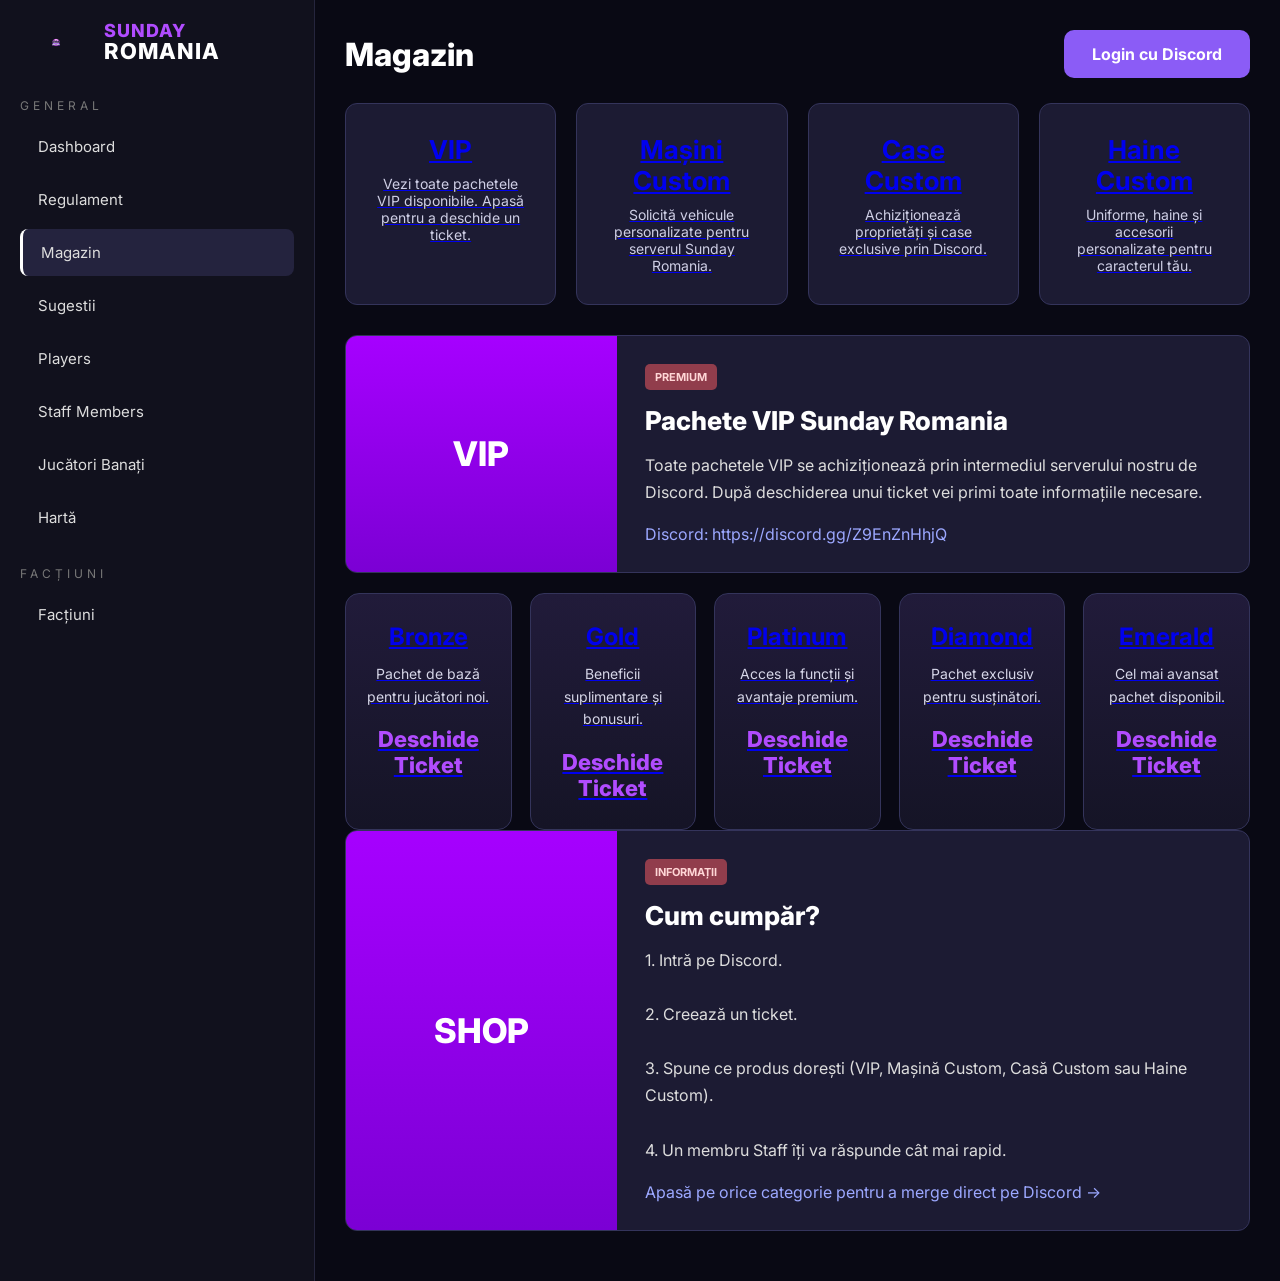
<file: magazin.html>
<!DOCTYPE html>
<html lang="ro">
<head>
    <meta charset="UTF-8">
    <meta name="viewport" content="width=device-width, initial-scale=1.0">
    <title>Magazin | Sunday Romania</title>
    <link rel="stylesheet" href="style.css">
</head>

<body>

    <aside>

        <div class="brand">
            <img src="SundayRomania.png" class="brand-logo" alt="Sunday Romania">
            <div class="brand-text">
                <span>SUNDAY</span>
                <strong>ROMANIA</strong>
            </div>
        </div>

        <p>GENERAL</p>

        <a href="index.html">Dashboard</a>
        <a href="regulament.html">Regulament</a>
        <a href="magazin.html" class="active">Magazin</a>
        <a href="sugestii.html">Sugestii</a>
        <a href="players.html">Players</a>
        <a href="staff.html">Staff Members</a>
        <a href="banati.html">Jucători Banați</a>
        <a href="harta.html">Hartă</a>

        <p>FACȚIUNI</p>

        <a href="factiuni.html">Facțiuni</a>

    </aside>

    <main>

        <header>
            <h2>Magazin</h2>

            <a href="https://discord.gg/Z9EnZnHhjQ"
               target="_blank"
               class="discord-btn">
               Login cu Discord
            </a>
        </header>

        <!-- Categorii -->

        <section class="shop-categories">

            <a class="shop-category"
               href="https://discord.gg/Z9EnZnHhjQ"
               target="_blank">

                <h3>VIP</h3>

                <p>
                    Vezi toate pachetele VIP disponibile.
                    Apasă pentru a deschide un ticket.
                </p>

            </a>

            <a class="shop-category"
               href="https://discord.gg/Z9EnZnHhjQ"
               target="_blank">

                <h3>Mașini Custom</h3>

                <p>
                    Solicită vehicule personalizate pentru
                    serverul Sunday Romania.
                </p>

            </a>

            <a class="shop-category"
               href="https://discord.gg/Z9EnZnHhjQ"
               target="_blank">

                <h3>Case Custom</h3>

                <p>
                    Achiziționează proprietăți și case
                    exclusive prin Discord.
                </p>

            </a>

            <a class="shop-category"
               href="https://discord.gg/Z9EnZnHhjQ"
               target="_blank">

                <h3>Haine Custom</h3>

                <p>
                    Uniforme, haine și accesorii
                    personalizate pentru caracterul tău.
                </p>

            </a>

        </section>

        <!-- VIP -->

        <section class="news">

            <div class="img">
                VIP
            </div>

            <div class="text">

                <b>PREMIUM</b>

                <h2>Pachete VIP Sunday Romania</h2>

                <p>
                    Toate pachetele VIP se achiziționează
                    prin intermediul serverului nostru de Discord.
                    După deschiderea unui ticket vei primi toate
                    informațiile necesare.
                </p>

                <span>
                    Discord:
                    https://discord.gg/Z9EnZnHhjQ
                </span>

            </div>

        </section>

        <!-- Bronze -->

        <section class="vip-grid">

            <a class="vip-card"
               href="https://discord.gg/Z9EnZnHhjQ"
               target="_blank">

                <h3>Bronze</h3>

                <p>
                    Pachet de bază pentru jucători noi.
                </p>

                <span class="vip-price">
                    Deschide Ticket
                </span>

            </a>

            <a class="vip-card"
               href="https://discord.gg/Z9EnZnHhjQ"
               target="_blank">

                <h3>Gold</h3>

                <p>
                    Beneficii suplimentare și bonusuri.
                </p>

                <span class="vip-price">
                    Deschide Ticket
                </span>

            </a>

            <a class="vip-card"
               href="https://discord.gg/Z9EnZnHhjQ"
               target="_blank">

                <h3>Platinum</h3>

                <p>
                    Acces la funcții și avantaje premium.
                </p>

                <span class="vip-price">
                    Deschide Ticket
                </span>

            </a>

            <a class="vip-card"
               href="https://discord.gg/Z9EnZnHhjQ"
               target="_blank">

                <h3>Diamond</h3>

                <p>
                    Pachet exclusiv pentru susținători.
                </p>

                <span class="vip-price">
                    Deschide Ticket
                </span>

            </a>

            <a class="vip-card"
               href="https://discord.gg/Z9EnZnHhjQ"
               target="_blank">

                <h3>Emerald</h3>

                <p>
                    Cel mai avansat pachet disponibil.
                </p>

                <span class="vip-price">
                    Deschide Ticket
                </span>

            </a>

        </section>

        <!-- Informații -->

        <section class="news">

            <div class="img">
                SHOP
            </div>

            <div class="text">

                <b>INFORMAȚII</b>

                <h2>Cum cumpăr?</h2>

                <p>
                    1. Intră pe Discord.<br><br>

                    2. Creează un ticket.<br><br>

                    3. Spune ce produs dorești
                    (VIP, Mașină Custom,
                    Casă Custom sau Haine Custom).<br><br>

                    4. Un membru Staff îți va răspunde
                    cât mai rapid.
                </p>

                <span>
                    Apasă pe orice categorie pentru a merge direct pe Discord →
                </span>

            </div>

        </section>

    </main>

</body>
</html>
</file>
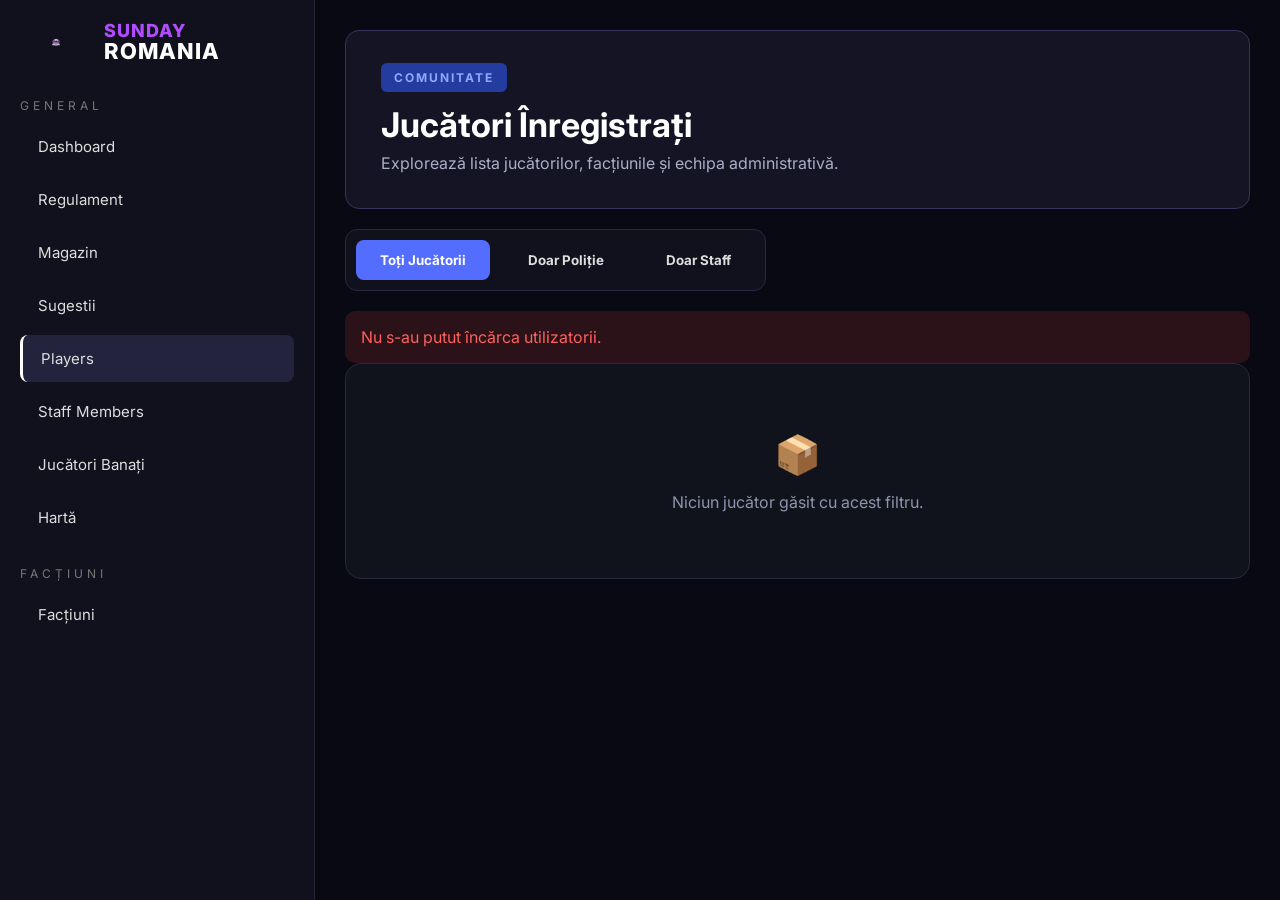
<file: players.html>
<!DOCTYPE html>
<html lang="ro">
<head>
  <meta charset="UTF-8">
  <meta name="viewport" content="width=device-width, initial-scale=1.0">
  <title>Players | Sunday Romania</title>
  <link rel="stylesheet" href="style.css">

  <style>
    .players-hero{
      background:#141424;
      border:1px solid #34345b;
      border-radius:14px;
      padding:35px;
      margin-bottom:20px;
    }

    .players-hero b{
      background:#243c9f;
      color:#8fa8ff;
      padding:7px 13px;
      border-radius:6px;
      font-size:12px;
      letter-spacing:2px;
    }

    .players-hero h1{
      margin-top:18px;
      font-size:34px;
      color:#fff;
    }

    .players-hero p{
      color:#aaaec7;
      margin-top:8px;
    }

    .players-tabs{
      display:flex;
      gap:14px;
      background:#11111d;
      border:1px solid #272844;
      border-radius:12px;
      padding:10px;
      width:max-content;
      margin-bottom:20px;
    }

    .players-tabs button{
      background:transparent;
      color:#ddd;
      padding:12px 24px;
      border-radius:8px;
      font-weight:700;
    }

    .players-tabs button.active{
      background:#536dfe;
      color:white;
    }

    .players-alert{
      background:#2a1218;
      color:#ff5f5f;
      border-radius:10px;
      padding:16px;
      margin-bottom:0;
      display:none;
    }

    .players-box{
      background:#11131c;
      border:1px solid #252840;
      border-radius:16px;
      min-height:210px;
      padding:22px;
    }

    .players-grid{
      display:grid;
      grid-template-columns:repeat(4,1fr);
      gap:16px;
    }

    .player-card{
      background:#1c1b33;
      border:1px solid #34345b;
      border-radius:12px;
      padding:18px;
    }

    .player-card h3{
      color:#fff;
      font-size:18px;
      margin-bottom:10px;
    }

    .player-card p{
      color:#d8d8f0;
      font-size:14px;
      margin:6px 0;
    }

    .online{color:#35d07f;font-weight:800;}
    .offline{color:#ff5f5f;font-weight:800;}

    .empty-state{
      height:170px;
      display:flex;
      flex-direction:column;
      align-items:center;
      justify-content:center;
      color:#8f94ad;
      text-align:center;
    }

    .empty-state .icon{
      font-size:38px;
      margin-bottom:15px;
    }

    @media(max-width:1200px){
      .players-grid{grid-template-columns:repeat(2,1fr);}
    }

    @media(max-width:700px){
      .players-grid{grid-template-columns:1fr;}
      .players-tabs{width:100%;flex-direction:column;}
    }
  </style>
</head>

<body>
  <aside>
    <div class="brand">
      <img src="SundayRomania.png" class="brand-logo" alt="Sunday Romania">
      <div class="brand-text">
        <span>SUNDAY</span>
        <strong>ROMANIA</strong>
      </div>
    </div>

    <p>GENERAL</p>
    <a href="index.html">Dashboard</a>
    <a href="regulament.html">Regulament</a>
    <a href="magazin.html">Magazin</a>
    <a href="sugestii.html">Sugestii</a>
    <a href="players.html" class="active">Players</a>
    <a href="staff.html">Staff Members</a>
    <a href="banati.html">Jucători Banați</a>
    <a href="harta.html">Hartă</a>

    <p>FACȚIUNI</p>
    <a href="factiuni.html">Facțiuni</a>
  </aside>

  <main>
    <section class="players-hero">
      <b>COMUNITATE</b>
      <h1>Jucători Înregistrați</h1>
      <p>Explorează lista jucătorilor, facțiunile și echipa administrativă.</p>
    </section>

    <div class="players-tabs">
      <button class="active" onclick="setFilter('all', this)">Toți Jucătorii</button>
      <button onclick="setFilter('police', this)">Doar Poliție</button>
      <button onclick="setFilter('staff', this)">Doar Staff</button>
    </div>

    <div id="playersAlert" class="players-alert">
      Nu s-au putut încărca utilizatorii.
    </div>

    <section class="players-box">
      <div id="playersContainer" class="players-grid"></div>
    </section>
  </main>

  <script>
    const PLAYERS_API_URL = "http://91.200.220.10:30176/players";

    let allPlayers = [];
    let currentFilter = "all";

    function escapeHTML(value){
      return String(value)
        .replaceAll("&","&amp;")
        .replaceAll("<","&lt;")
        .replaceAll(">","&gt;")
        .replaceAll('"',"&quot;")
        .replaceAll("'","&#039;");
    }

    function setFilter(filter, button){
      currentFilter = filter;

      document.querySelectorAll(".players-tabs button").forEach(btn => {
        btn.classList.remove("active");
      });

      button.classList.add("active");
      renderPlayers();
    }

    function renderPlayers(){
      const container = document.getElementById("playersContainer");
      container.innerHTML = "";

      let players = allPlayers;

      if(currentFilter === "police"){
        players = players.filter(p => p.faction === "Politie");
      }

      if(currentFilter === "staff"){
        players = players.filter(p => p.staff === true);
      }

      if(players.length === 0){
        container.innerHTML = `
          <div class="empty-state" style="grid-column:1/-1;">
            <div class="icon">📦</div>
            <p>Niciun jucător găsit cu acest filtru.</p>
          </div>
        `;
        return;
      }

      players.forEach(player => {
        const name = escapeHTML(player.name || "Necunoscut");
        const id = escapeHTML(player.id || "-");
        const hours = Number(player.hours || 0);
        const online = player.online === true;
        const faction = escapeHTML(player.faction || "Fără facțiune");

        const card = document.createElement("div");
        card.className = "player-card";

        card.innerHTML = `
          <h3>${name}</h3>
          <p>ID: ${id}</p>
          <p>Status:
            <span class="${online ? "online" : "offline"}">
              ${online ? "Online" : "Offline"}
            </span>
          </p>
          <p>Ore pe server: ${hours}</p>
          <p>Facțiune: ${faction}</p>
        `;

        container.appendChild(card);
      });
    }

    async function loadPlayers(){
      const alert = document.getElementById("playersAlert");

      try{
        const response = await fetch(PLAYERS_API_URL + "?t=" + Date.now());

        if(!response.ok){
          throw new Error("API error");
        }

        const data = await response.json();

        if(!Array.isArray(data)){
          throw new Error("JSON invalid");
        }

        allPlayers = data;
        alert.style.display = "none";
        renderPlayers();

      }catch(error){
        alert.style.display = "block";
        allPlayers = [];
        renderPlayers();
      }
    }

    loadPlayers();
    setInterval(loadPlayers, 60000);
  </script>
</body>
</html>
</file>
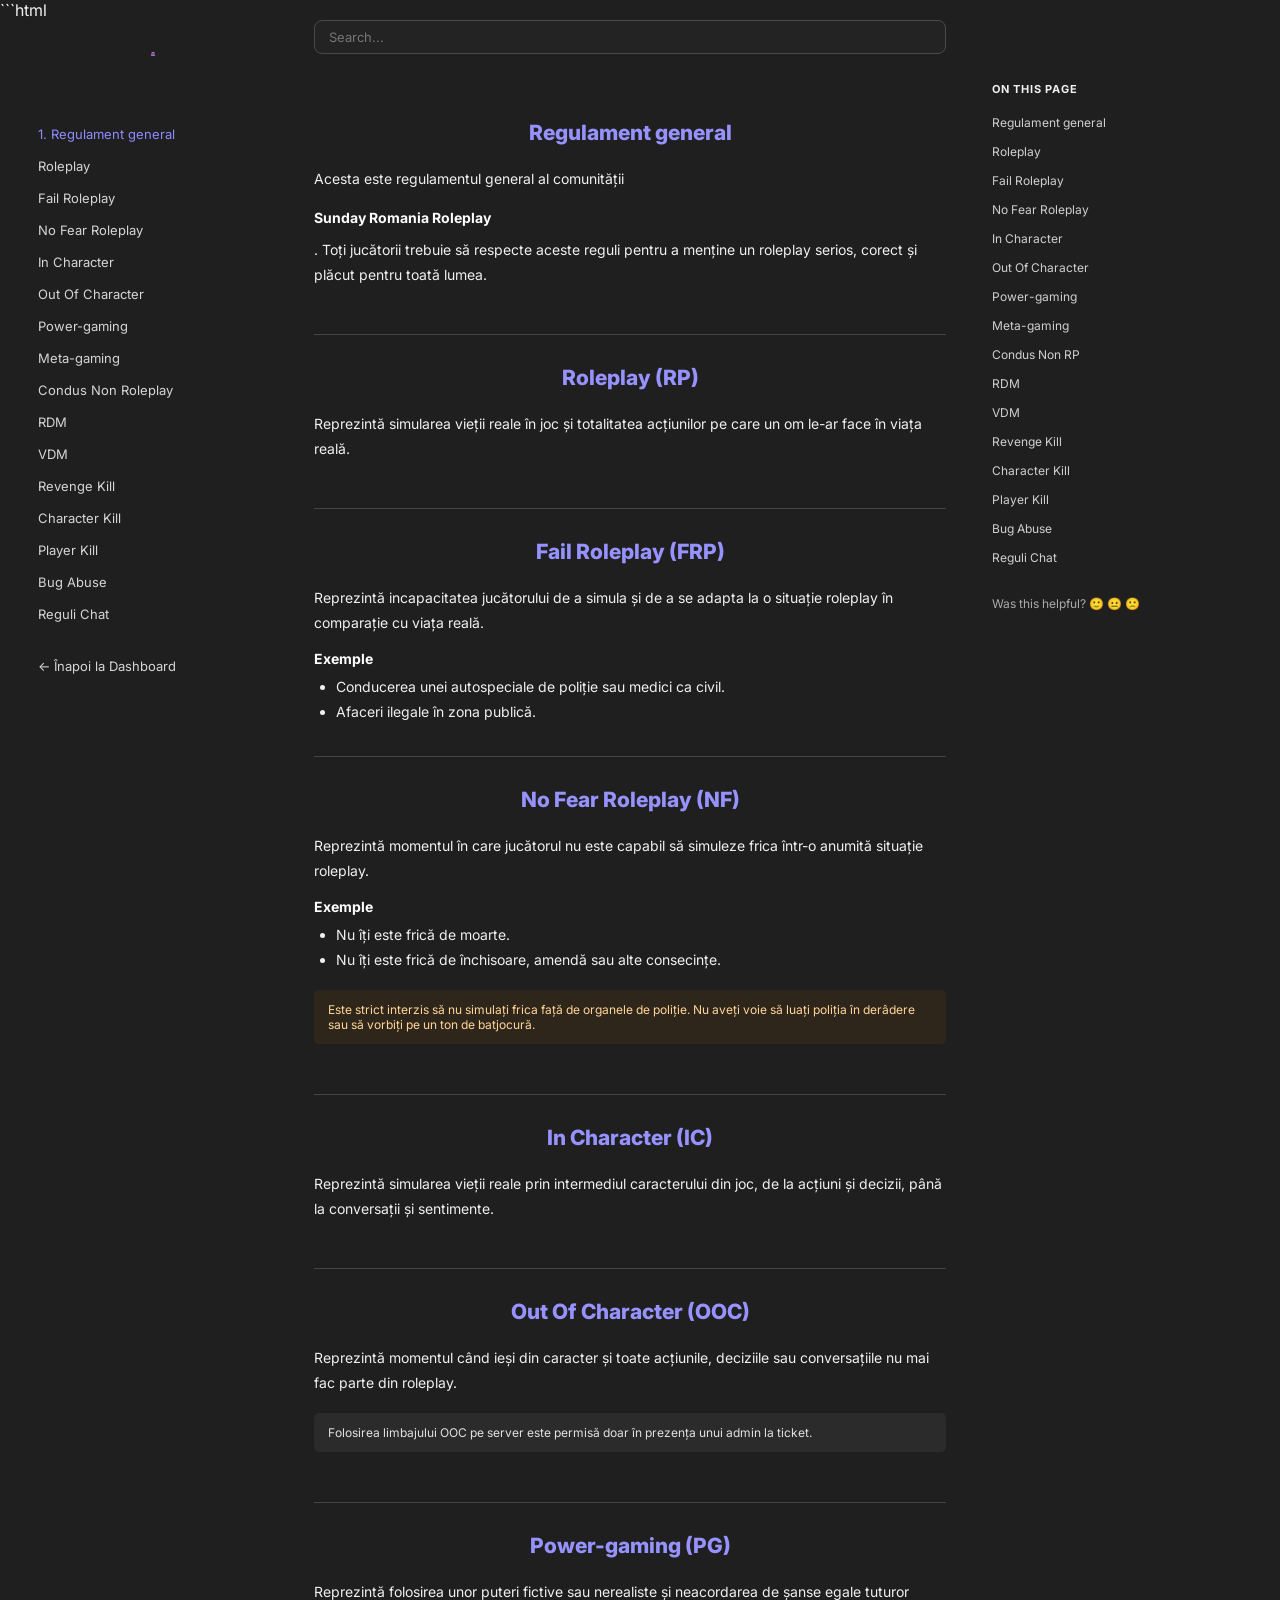
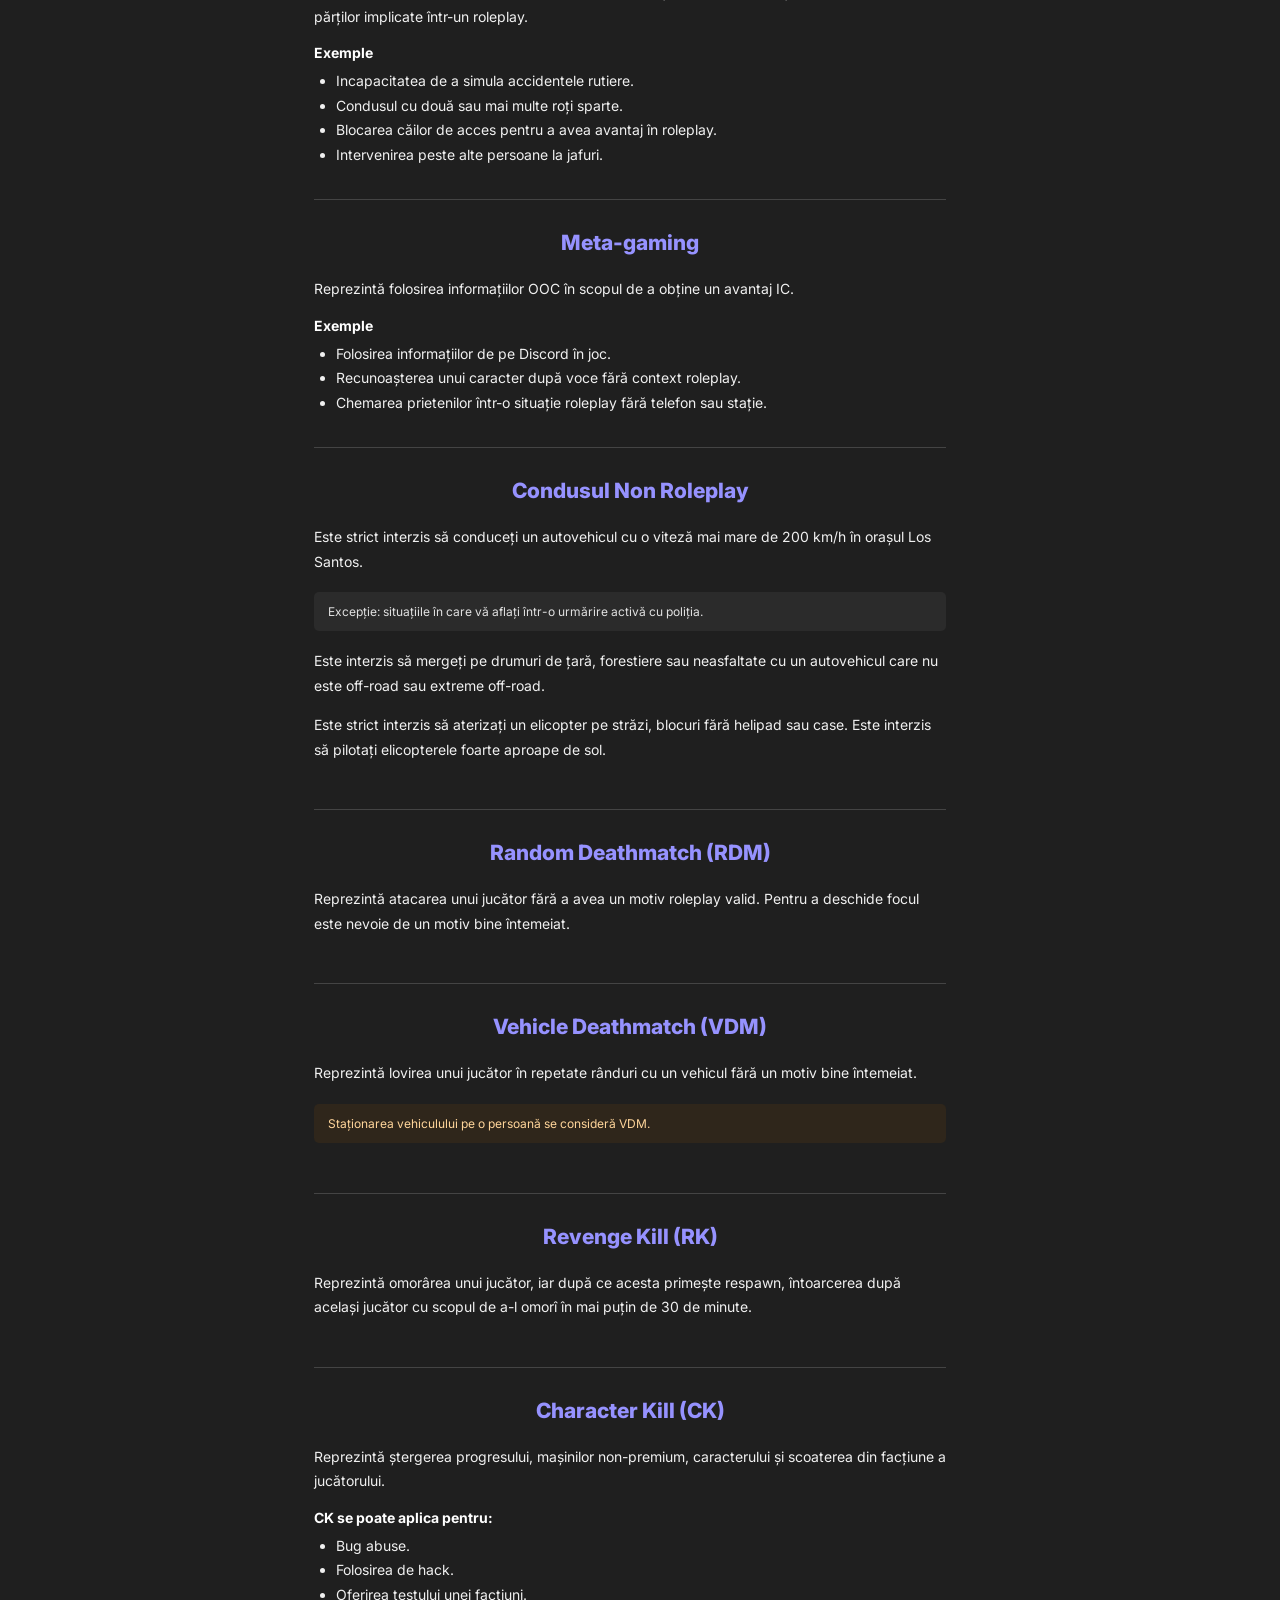
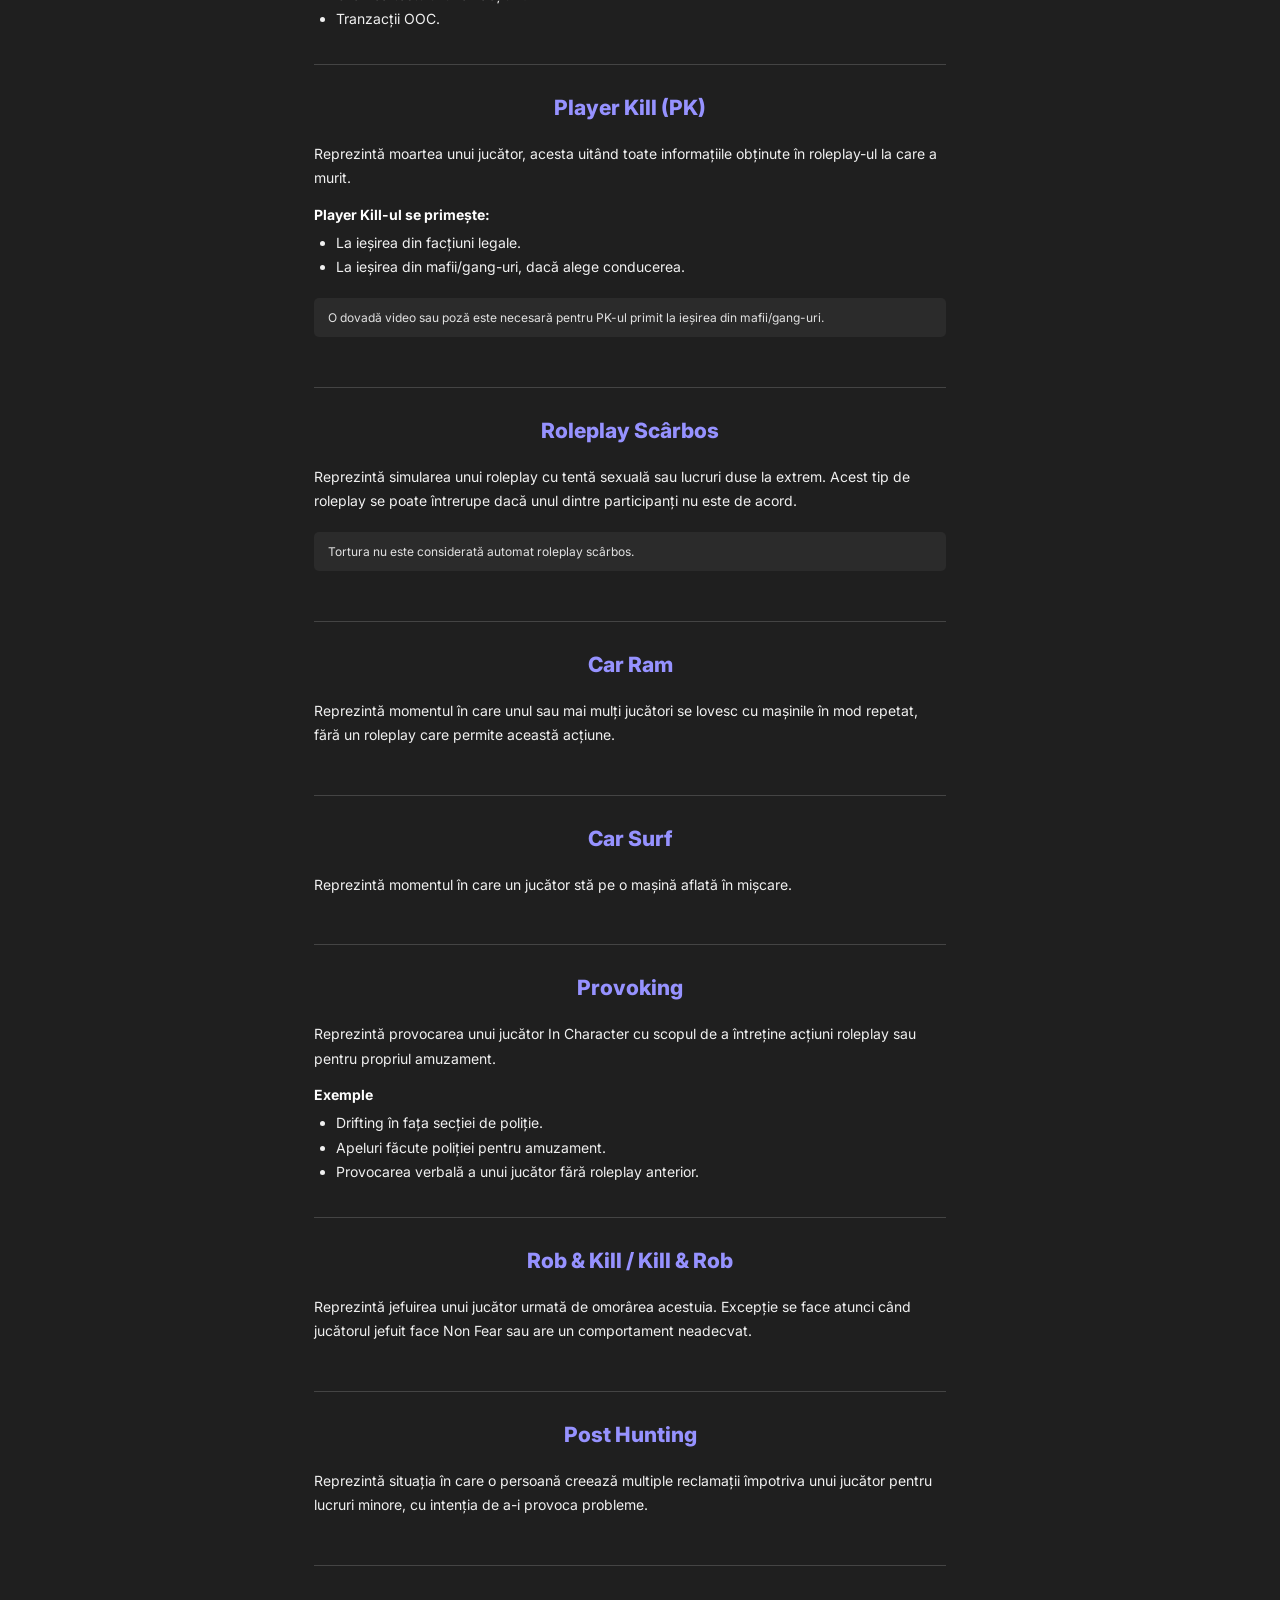
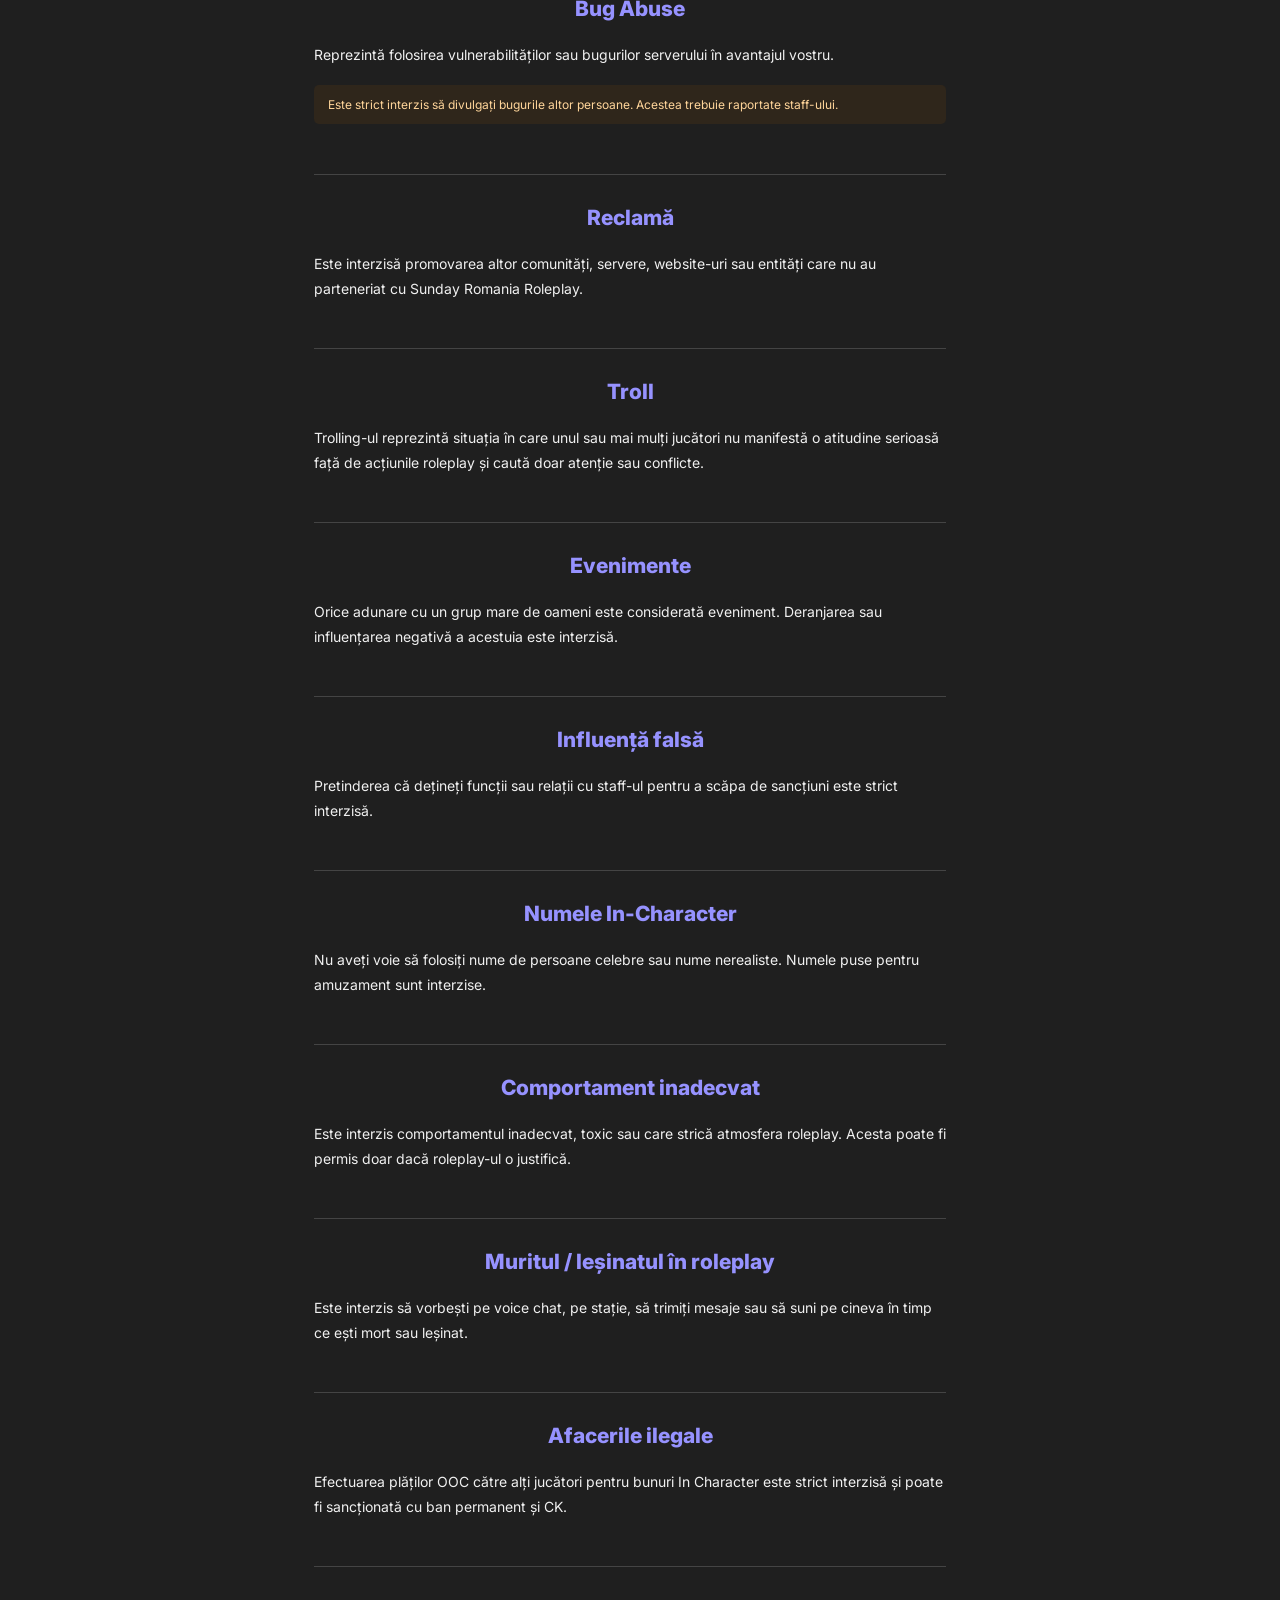
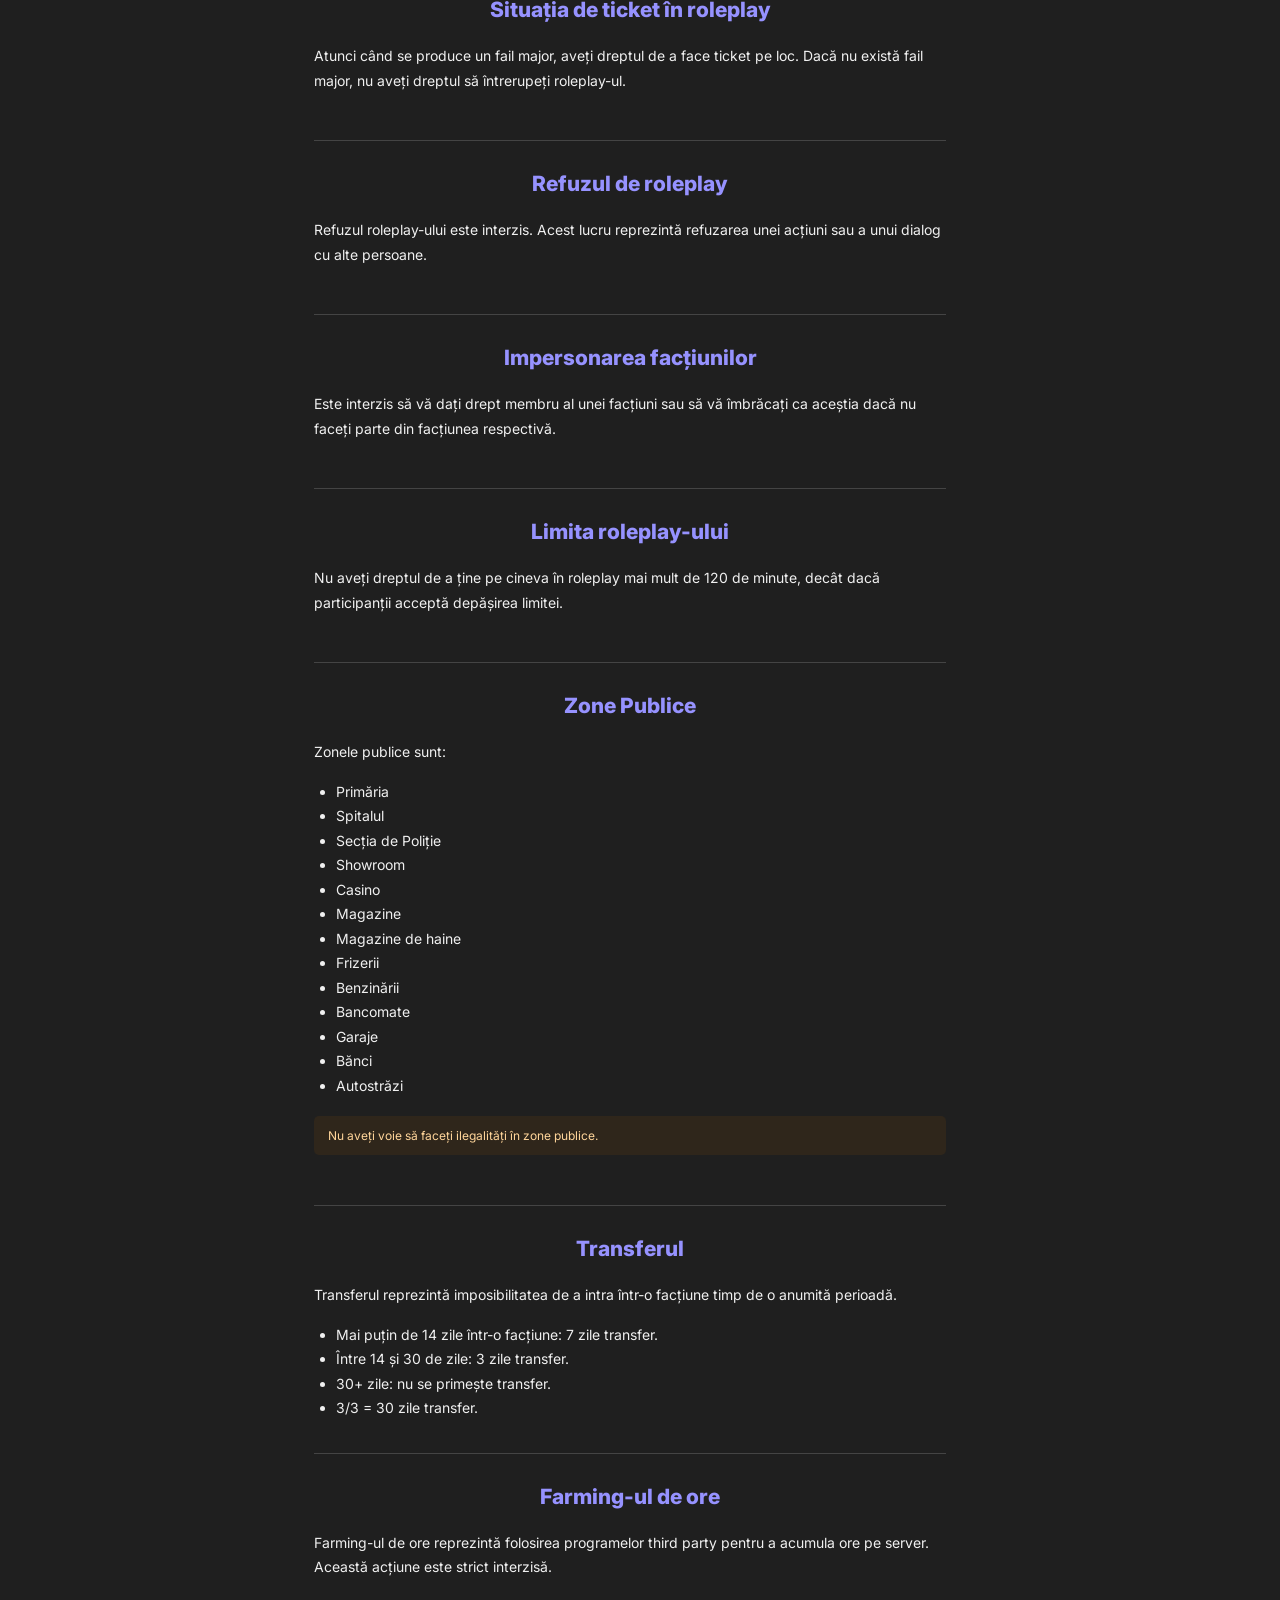
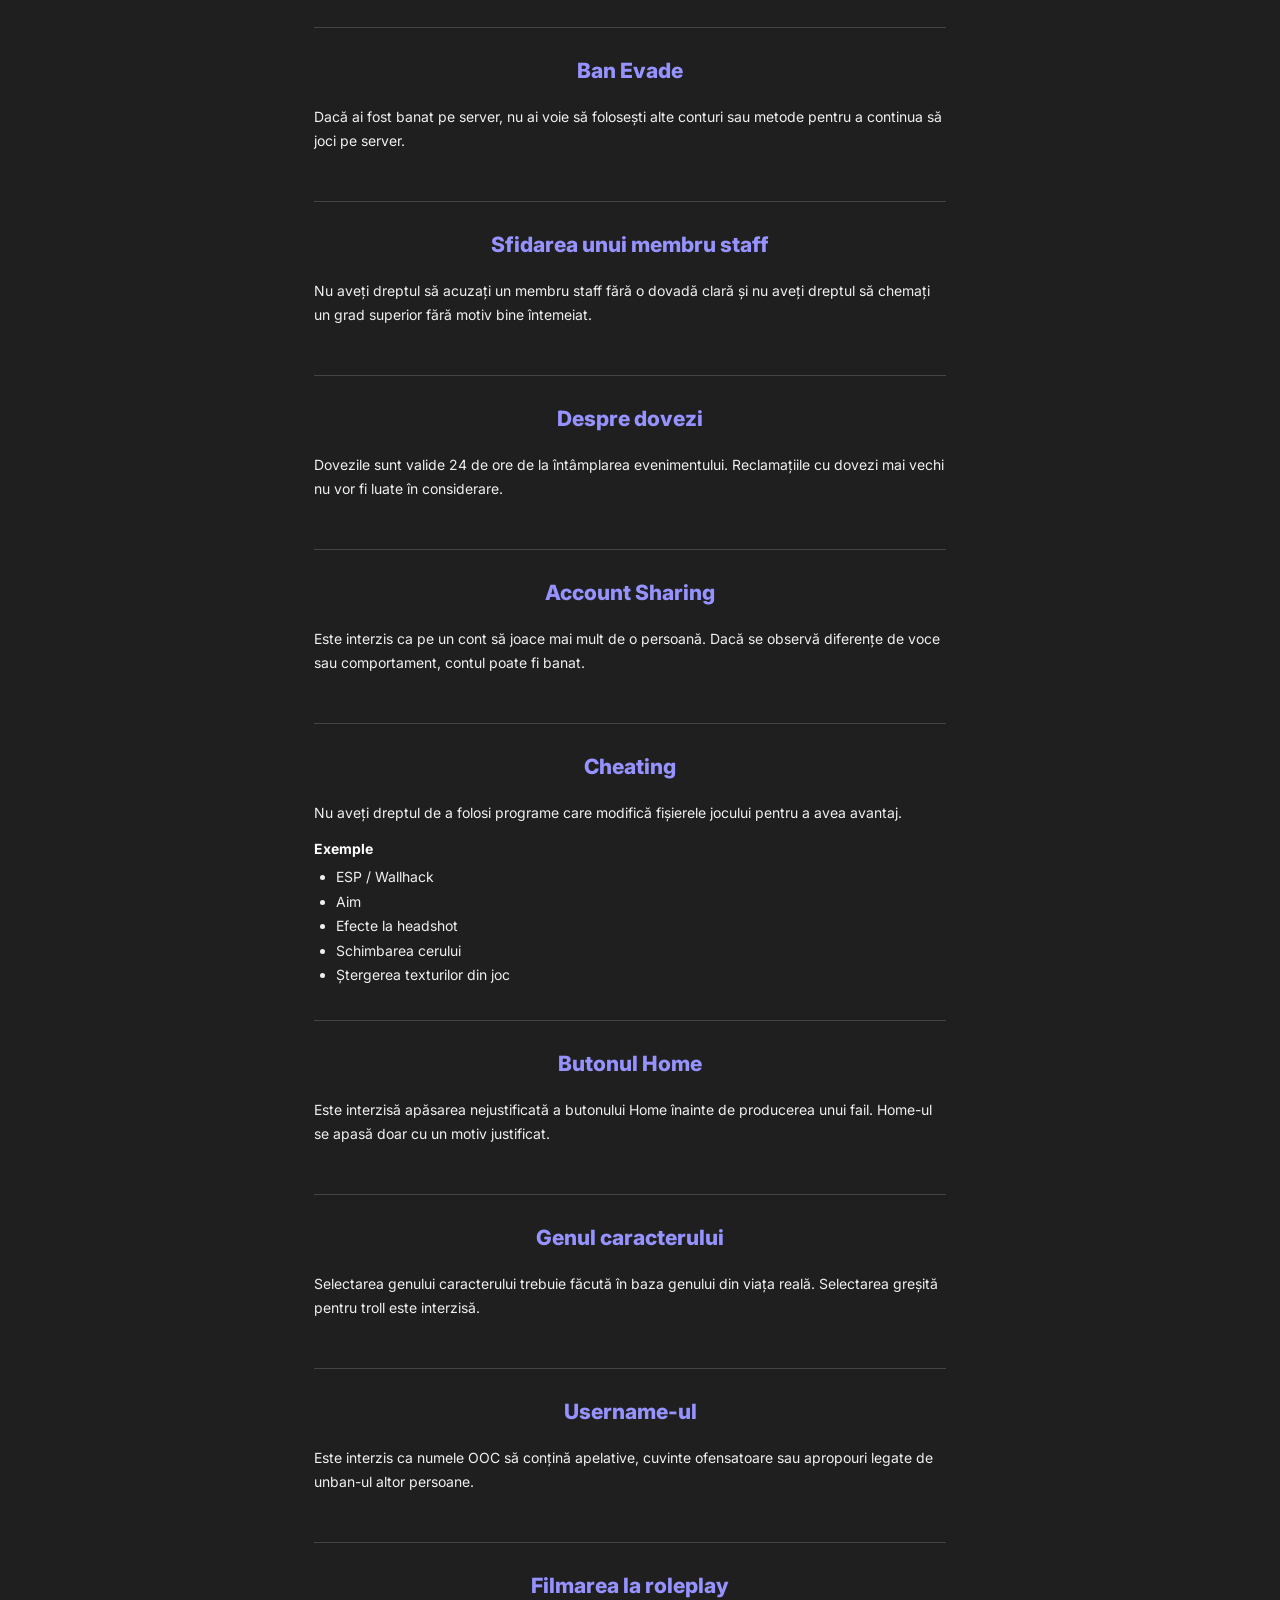
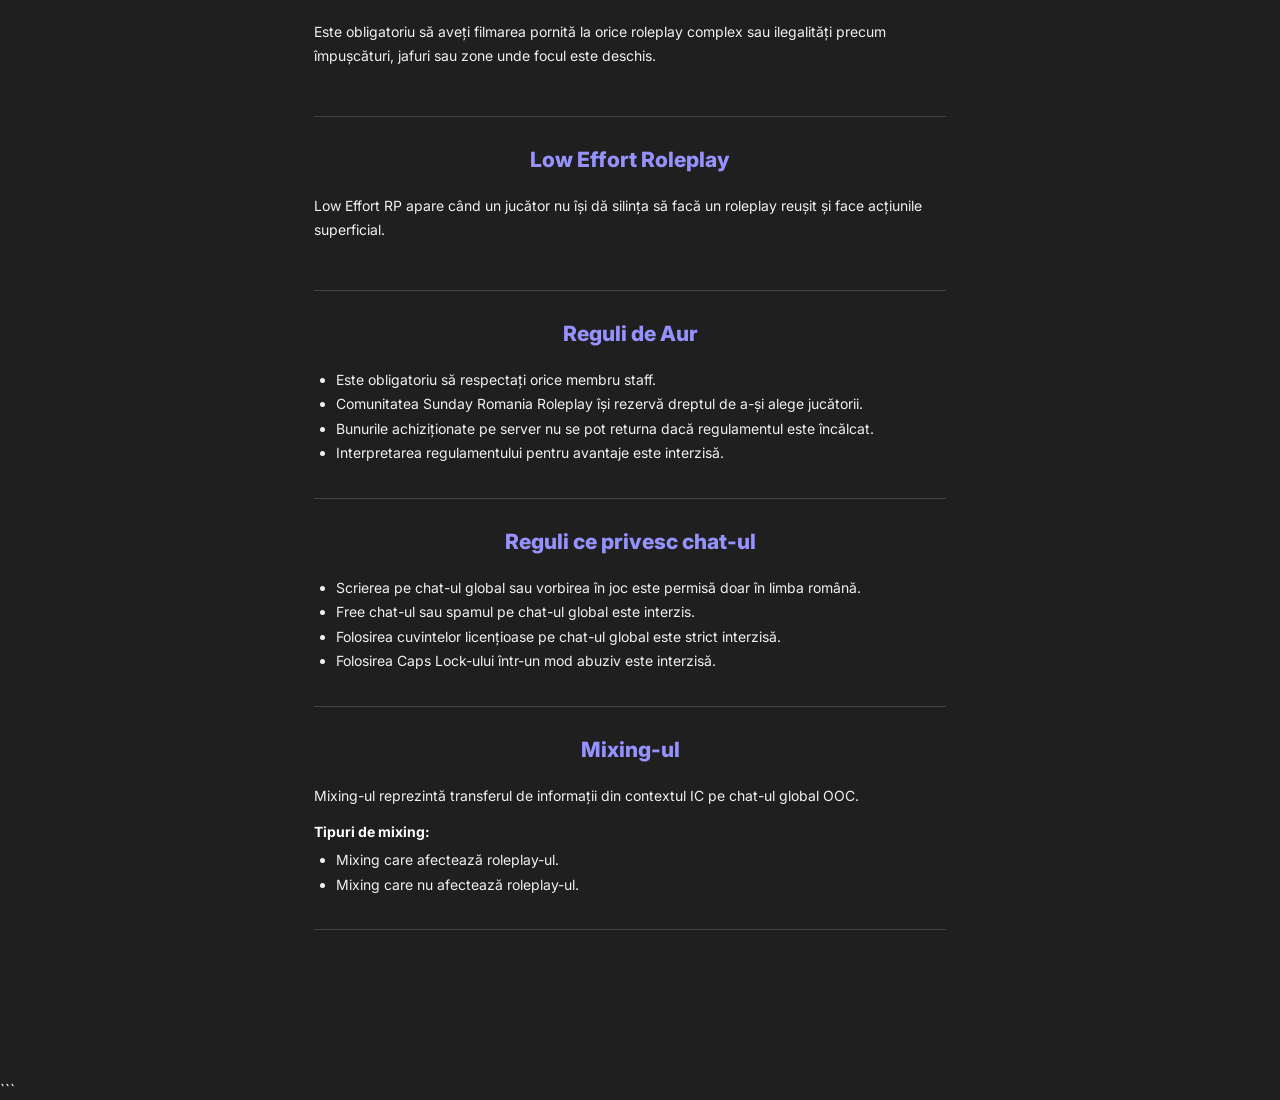
<file: regulament.html>
```html
<!DOCTYPE html>
<html lang="ro">
<head>
  <meta charset="UTF-8">
  <meta name="viewport" content="width=device-width, initial-scale=1.0">
  <title>Regulament - Sunday Romania Roleplay</title>
  <link rel="stylesheet" href="style.css">
</head>

<body class="rules-page">

  <div class="rules-layout">

    <nav class="rules-left">
      <a href="index.html">
        <img src="SundayRomania.png" alt="Sunday Romania">
      </a>

      <a href="#general" class="active">1. Regulament general</a>
      <a href="#rp">Roleplay</a>
      <a href="#frp">Fail Roleplay</a>
      <a href="#nf">No Fear Roleplay</a>
      <a href="#ic">In Character</a>
      <a href="#ooc">Out Of Character</a>
      <a href="#pg">Power-gaming</a>
      <a href="#meta">Meta-gaming</a>
      <a href="#condus">Condus Non Roleplay</a>
      <a href="#rdm">RDM</a>
      <a href="#vdm">VDM</a>
      <a href="#rk">Revenge Kill</a>
      <a href="#ck">Character Kill</a>
      <a href="#pk">Player Kill</a>
      <a href="#bug">Bug Abuse</a>
      <a href="#chat">Reguli Chat</a>

      <br>
      <a href="index.html">← Înapoi la Dashboard</a>
    </nav>

    <main class="rules-content">

      <input class="search" placeholder="Search...">

      <section class="rule-block" id="general">
        <h2>Regulament general</h2>
        <p>
          Acesta este regulamentul general al comunității <b>Sunday Romania Roleplay</b>.
          Toți jucătorii trebuie să respecte aceste reguli pentru a menține un roleplay serios,
          corect și plăcut pentru toată lumea.
        </p>
      </section>

      <section class="rule-block" id="rp">
        <h2>Roleplay (RP)</h2>
        <p>
          Reprezintă simularea vieții reale în joc și totalitatea acțiunilor pe care
          un om le-ar face în viața reală.
        </p>
      </section>

      <section class="rule-block" id="frp">
        <h2>Fail Roleplay (FRP)</h2>
        <p>
          Reprezintă incapacitatea jucătorului de a simula și de a se adapta la o
          situație roleplay în comparație cu viața reală.
        </p>

        <b>Exemple</b>
        <ul>
          <li>Conducerea unei autospeciale de poliție sau medici ca civil.</li>
          <li>Afaceri ilegale în zona publică.</li>
        </ul>
      </section>

      <section class="rule-block" id="nf">
        <h2>No Fear Roleplay (NF)</h2>
        <p>
          Reprezintă momentul în care jucătorul nu este capabil să simuleze frica
          într-o anumită situație roleplay.
        </p>

        <b>Exemple</b>
        <ul>
          <li>Nu îți este frică de moarte.</li>
          <li>Nu îți este frică de închisoare, amendă sau alte consecințe.</li>
        </ul>

        <div class="warning">
          Este strict interzis să nu simulați frica față de organele de poliție.
          Nu aveți voie să luați poliția în derâdere sau să vorbiți pe un ton de batjocură.
        </div>
      </section>

      <section class="rule-block" id="ic">
        <h2>In Character (IC)</h2>
        <p>
          Reprezintă simularea vieții reale prin intermediul caracterului din joc,
          de la acțiuni și decizii, până la conversații și sentimente.
        </p>
      </section>

      <section class="rule-block" id="ooc">
        <h2>Out Of Character (OOC)</h2>
        <p>
          Reprezintă momentul când ieși din caracter și toate acțiunile, deciziile
          sau conversațiile nu mai fac parte din roleplay.
        </p>

        <div class="note">
          Folosirea limbajului OOC pe server este permisă doar în prezența unui admin la ticket.
        </div>
      </section>

      <section class="rule-block" id="pg">
        <h2>Power-gaming (PG)</h2>
        <p>
          Reprezintă folosirea unor puteri fictive sau nerealiste și neacordarea
          de șanse egale tuturor părților implicate într-un roleplay.
        </p>

        <b>Exemple</b>
        <ul>
          <li>Incapacitatea de a simula accidentele rutiere.</li>
          <li>Condusul cu două sau mai multe roți sparte.</li>
          <li>Blocarea căilor de acces pentru a avea avantaj în roleplay.</li>
          <li>Intervenirea peste alte persoane la jafuri.</li>
        </ul>
      </section>

      <section class="rule-block" id="meta">
        <h2>Meta-gaming</h2>
        <p>
          Reprezintă folosirea informațiilor OOC în scopul de a obține un avantaj IC.
        </p>

        <b>Exemple</b>
        <ul>
          <li>Folosirea informațiilor de pe Discord în joc.</li>
          <li>Recunoașterea unui caracter după voce fără context roleplay.</li>
          <li>Chemarea prietenilor într-o situație roleplay fără telefon sau stație.</li>
        </ul>
      </section>

      <section class="rule-block" id="condus">
        <h2>Condusul Non Roleplay</h2>
        <p>
          Este strict interzis să conduceți un autovehicul cu o viteză mai mare de
          200 km/h în orașul Los Santos.
        </p>

        <div class="note">
          Excepție: situațiile în care vă aflați într-o urmărire activă cu poliția.
        </div>

        <p>
          Este interzis să mergeți pe drumuri de țară, forestiere sau neasfaltate cu
          un autovehicul care nu este off-road sau extreme off-road.
        </p>

        <p>
          Este strict interzis să aterizați un elicopter pe străzi, blocuri fără helipad
          sau case. Este interzis să pilotați elicopterele foarte aproape de sol.
        </p>
      </section>

      <section class="rule-block" id="rdm">
        <h2>Random Deathmatch (RDM)</h2>
        <p>
          Reprezintă atacarea unui jucător fără a avea un motiv roleplay valid.
          Pentru a deschide focul este nevoie de un motiv bine întemeiat.
        </p>
      </section>

      <section class="rule-block" id="vdm">
        <h2>Vehicle Deathmatch (VDM)</h2>
        <p>
          Reprezintă lovirea unui jucător în repetate rânduri cu un vehicul fără
          un motiv bine întemeiat.
        </p>

        <div class="warning">
          Staționarea vehiculului pe o persoană se consideră VDM.
        </div>
      </section>

      <section class="rule-block" id="rk">
        <h2>Revenge Kill (RK)</h2>
        <p>
          Reprezintă omorârea unui jucător, iar după ce acesta primește respawn,
          întoarcerea după același jucător cu scopul de a-l omorî în mai puțin de 30 de minute.
        </p>
      </section>

      <section class="rule-block" id="ck">
        <h2>Character Kill (CK)</h2>
        <p>
          Reprezintă ștergerea progresului, mașinilor non-premium, caracterului
          și scoaterea din facțiune a jucătorului.
        </p>

        <b>CK se poate aplica pentru:</b>
        <ul>
          <li>Bug abuse.</li>
          <li>Folosirea de hack.</li>
          <li>Oferirea testului unei facțiuni.</li>
          <li>Tranzacții OOC.</li>
        </ul>
      </section>

      <section class="rule-block" id="pk">
        <h2>Player Kill (PK)</h2>
        <p>
          Reprezintă moartea unui jucător, acesta uitând toate informațiile obținute
          în roleplay-ul la care a murit.
        </p>

        <b>Player Kill-ul se primește:</b>
        <ul>
          <li>La ieșirea din facțiuni legale.</li>
          <li>La ieșirea din mafii/gang-uri, dacă alege conducerea.</li>
        </ul>

        <div class="note">
          O dovadă video sau poză este necesară pentru PK-ul primit la ieșirea din mafii/gang-uri.
        </div>
      </section>

      <section class="rule-block">
        <h2>Roleplay Scârbos</h2>
        <p>
          Reprezintă simularea unui roleplay cu tentă sexuală sau lucruri duse la extrem.
          Acest tip de roleplay se poate întrerupe dacă unul dintre participanți nu este de acord.
        </p>

        <div class="note">
          Tortura nu este considerată automat roleplay scârbos.
        </div>
      </section>

      <section class="rule-block">
        <h2>Car Ram</h2>
        <p>
          Reprezintă momentul în care unul sau mai mulți jucători se lovesc cu mașinile
          în mod repetat, fără un roleplay care permite această acțiune.
        </p>
      </section>

      <section class="rule-block">
        <h2>Car Surf</h2>
        <p>
          Reprezintă momentul în care un jucător stă pe o mașină aflată în mișcare.
        </p>
      </section>

      <section class="rule-block">
        <h2>Provoking</h2>
        <p>
          Reprezintă provocarea unui jucător In Character cu scopul de a întreține
          acțiuni roleplay sau pentru propriul amuzament.
        </p>

        <b>Exemple</b>
        <ul>
          <li>Drifting în fața secției de poliție.</li>
          <li>Apeluri făcute poliției pentru amuzament.</li>
          <li>Provocarea verbală a unui jucător fără roleplay anterior.</li>
        </ul>
      </section>

      <section class="rule-block">
        <h2>Rob & Kill / Kill & Rob</h2>
        <p>
          Reprezintă jefuirea unui jucător urmată de omorârea acestuia.
          Excepție se face atunci când jucătorul jefuit face Non Fear sau are un comportament neadecvat.
        </p>
      </section>

      <section class="rule-block">
        <h2>Post Hunting</h2>
        <p>
          Reprezintă situația în care o persoană creează multiple reclamații împotriva
          unui jucător pentru lucruri minore, cu intenția de a-i provoca probleme.
        </p>
      </section>

      <section class="rule-block" id="bug">
        <h2>Bug Abuse</h2>
        <p>
          Reprezintă folosirea vulnerabilităților sau bugurilor serverului în avantajul vostru.
        </p>

        <div class="warning">
          Este strict interzis să divulgați bugurile altor persoane. Acestea trebuie raportate staff-ului.
        </div>
      </section>

      <section class="rule-block">
        <h2>Reclamă</h2>
        <p>
          Este interzisă promovarea altor comunități, servere, website-uri sau entități
          care nu au parteneriat cu Sunday Romania Roleplay.
        </p>
      </section>

      <section class="rule-block">
        <h2>Troll</h2>
        <p>
          Trolling-ul reprezintă situația în care unul sau mai mulți jucători nu manifestă
          o atitudine serioasă față de acțiunile roleplay și caută doar atenție sau conflicte.
        </p>
      </section>

      <section class="rule-block">
        <h2>Evenimente</h2>
        <p>
          Orice adunare cu un grup mare de oameni este considerată eveniment.
          Deranjarea sau influențarea negativă a acestuia este interzisă.
        </p>
      </section>

      <section class="rule-block">
        <h2>Influență falsă</h2>
        <p>
          Pretinderea că dețineți funcții sau relații cu staff-ul pentru a scăpa de sancțiuni
          este strict interzisă.
        </p>
      </section>

      <section class="rule-block">
        <h2>Numele In-Character</h2>
        <p>
          Nu aveți voie să folosiți nume de persoane celebre sau nume nerealiste.
          Numele puse pentru amuzament sunt interzise.
        </p>
      </section>

      <section class="rule-block">
        <h2>Comportament inadecvat</h2>
        <p>
          Este interzis comportamentul inadecvat, toxic sau care strică atmosfera roleplay.
          Acesta poate fi permis doar dacă roleplay-ul o justifică.
        </p>
      </section>

      <section class="rule-block">
        <h2>Muritul / leșinatul în roleplay</h2>
        <p>
          Este interzis să vorbești pe voice chat, pe stație, să trimiți mesaje sau să suni
          pe cineva în timp ce ești mort sau leșinat.
        </p>
      </section>

      <section class="rule-block">
        <h2>Afacerile ilegale</h2>
        <p>
          Efectuarea plăților OOC către alți jucători pentru bunuri In Character este strict
          interzisă și poate fi sancționată cu ban permanent și CK.
        </p>
      </section>

      <section class="rule-block">
        <h2>Situația de ticket în roleplay</h2>
        <p>
          Atunci când se produce un fail major, aveți dreptul de a face ticket pe loc.
          Dacă nu există fail major, nu aveți dreptul să întrerupeți roleplay-ul.
        </p>
      </section>

      <section class="rule-block">
        <h2>Refuzul de roleplay</h2>
        <p>
          Refuzul roleplay-ului este interzis. Acest lucru reprezintă refuzarea unei acțiuni
          sau a unui dialog cu alte persoane.
        </p>
      </section>

      <section class="rule-block">
        <h2>Impersonarea facțiunilor</h2>
        <p>
          Este interzis să vă dați drept membru al unei facțiuni sau să vă îmbrăcați ca aceștia
          dacă nu faceți parte din facțiunea respectivă.
        </p>
      </section>

      <section class="rule-block">
        <h2>Limita roleplay-ului</h2>
        <p>
          Nu aveți dreptul de a ține pe cineva în roleplay mai mult de 120 de minute,
          decât dacă participanții acceptă depășirea limitei.
        </p>
      </section>

      <section class="rule-block">
        <h2>Zone Publice</h2>
        <p>Zonele publice sunt:</p>

        <ul>
          <li>Primăria</li>
          <li>Spitalul</li>
          <li>Secția de Poliție</li>
          <li>Showroom</li>
          <li>Casino</li>
          <li>Magazine</li>
          <li>Magazine de haine</li>
          <li>Frizerii</li>
          <li>Benzinării</li>
          <li>Bancomate</li>
          <li>Garaje</li>
          <li>Bănci</li>
          <li>Autostrăzi</li>
        </ul>

        <div class="warning">
          Nu aveți voie să faceți ilegalități în zone publice.
        </div>
      </section>

      <section class="rule-block">
        <h2>Transferul</h2>
        <p>
          Transferul reprezintă imposibilitatea de a intra într-o facțiune timp de o anumită perioadă.
        </p>

        <ul>
          <li>Mai puțin de 14 zile într-o facțiune: 7 zile transfer.</li>
          <li>Între 14 și 30 de zile: 3 zile transfer.</li>
          <li>30+ zile: nu se primește transfer.</li>
          <li>3/3 = 30 zile transfer.</li>
        </ul>
      </section>

      <section class="rule-block">
        <h2>Farming-ul de ore</h2>
        <p>
          Farming-ul de ore reprezintă folosirea programelor third party pentru a acumula ore pe server.
          Această acțiune este strict interzisă.
        </p>
      </section>

      <section class="rule-block">
        <h2>Ban Evade</h2>
        <p>
          Dacă ai fost banat pe server, nu ai voie să folosești alte conturi sau metode
          pentru a continua să joci pe server.
        </p>
      </section>

      <section class="rule-block">
        <h2>Sfidarea unui membru staff</h2>
        <p>
          Nu aveți dreptul să acuzați un membru staff fără o dovadă clară și nu aveți dreptul
          să chemați un grad superior fără motiv bine întemeiat.
        </p>
      </section>

      <section class="rule-block">
        <h2>Despre dovezi</h2>
        <p>
          Dovezile sunt valide 24 de ore de la întâmplarea evenimentului.
          Reclamațiile cu dovezi mai vechi nu vor fi luate în considerare.
        </p>
      </section>

      <section class="rule-block">
        <h2>Account Sharing</h2>
        <p>
          Este interzis ca pe un cont să joace mai mult de o persoană.
          Dacă se observă diferențe de voce sau comportament, contul poate fi banat.
        </p>
      </section>

      <section class="rule-block">
        <h2>Cheating</h2>
        <p>
          Nu aveți dreptul de a folosi programe care modifică fișierele jocului pentru a avea avantaj.
        </p>

        <b>Exemple</b>
        <ul>
          <li>ESP / Wallhack</li>
          <li>Aim</li>
          <li>Efecte la headshot</li>
          <li>Schimbarea cerului</li>
          <li>Ștergerea texturilor din joc</li>
        </ul>
      </section>

      <section class="rule-block">
        <h2>Butonul Home</h2>
        <p>
          Este interzisă apăsarea nejustificată a butonului Home înainte de producerea unui fail.
          Home-ul se apasă doar cu un motiv justificat.
        </p>
      </section>

      <section class="rule-block">
        <h2>Genul caracterului</h2>
        <p>
          Selectarea genului caracterului trebuie făcută în baza genului din viața reală.
          Selectarea greșită pentru troll este interzisă.
        </p>
      </section>

      <section class="rule-block">
        <h2>Username-ul</h2>
        <p>
          Este interzis ca numele OOC să conțină apelative, cuvinte ofensatoare sau apropouri
          legate de unban-ul altor persoane.
        </p>
      </section>

      <section class="rule-block">
        <h2>Filmarea la roleplay</h2>
        <p>
          Este obligatoriu să aveți filmarea pornită la orice roleplay complex sau ilegalități
          precum împușcături, jafuri sau zone unde focul este deschis.
        </p>
      </section>

      <section class="rule-block">
        <h2>Low Effort Roleplay</h2>
        <p>
          Low Effort RP apare când un jucător nu își dă silința să facă un roleplay reușit
          și face acțiunile superficial.
        </p>
      </section>

      <section class="rule-block">
        <h2>Reguli de Aur</h2>

        <ul>
          <li>Este obligatoriu să respectați orice membru staff.</li>
          <li>Comunitatea Sunday Romania Roleplay își rezervă dreptul de a-și alege jucătorii.</li>
          <li>Bunurile achiziționate pe server nu se pot returna dacă regulamentul este încălcat.</li>
          <li>Interpretarea regulamentului pentru avantaje este interzisă.</li>
        </ul>
      </section>

      <section class="rule-block" id="chat">
        <h2>Reguli ce privesc chat-ul</h2>

        <ul>
          <li>Scrierea pe chat-ul global sau vorbirea în joc este permisă doar în limba română.</li>
          <li>Free chat-ul sau spamul pe chat-ul global este interzis.</li>
          <li>Folosirea cuvintelor licențioase pe chat-ul global este strict interzisă.</li>
          <li>Folosirea Caps Lock-ului într-un mod abuziv este interzisă.</li>
        </ul>
      </section>

      <section class="rule-block">
        <h2>Mixing-ul</h2>
        <p>
          Mixing-ul reprezintă transferul de informații din contextul IC pe chat-ul global OOC.
        </p>

        <b>Tipuri de mixing:</b>
        <ul>
          <li>Mixing care afectează roleplay-ul.</li>
          <li>Mixing care nu afectează roleplay-ul.</li>
        </ul>
      </section>

    </main>

    <nav class="rules-right">
      <h4>On this page</h4>
      <a href="#general">Regulament general</a>
      <a href="#rp">Roleplay</a>
      <a href="#frp">Fail Roleplay</a>
      <a href="#nf">No Fear Roleplay</a>
      <a href="#ic">In Character</a>
      <a href="#ooc">Out Of Character</a>
      <a href="#pg">Power-gaming</a>
      <a href="#meta">Meta-gaming</a>
      <a href="#condus">Condus Non RP</a>
      <a href="#rdm">RDM</a>
      <a href="#vdm">VDM</a>
      <a href="#rk">Revenge Kill</a>
      <a href="#ck">Character Kill</a>
      <a href="#pk">Player Kill</a>
      <a href="#bug">Bug Abuse</a>
      <a href="#chat">Reguli Chat</a>

      <div class="rules-help">
        Was this helpful? 🙂 😐 🙁
      </div>
    </nav>

  </div>

</body>
</html>
```
</file>
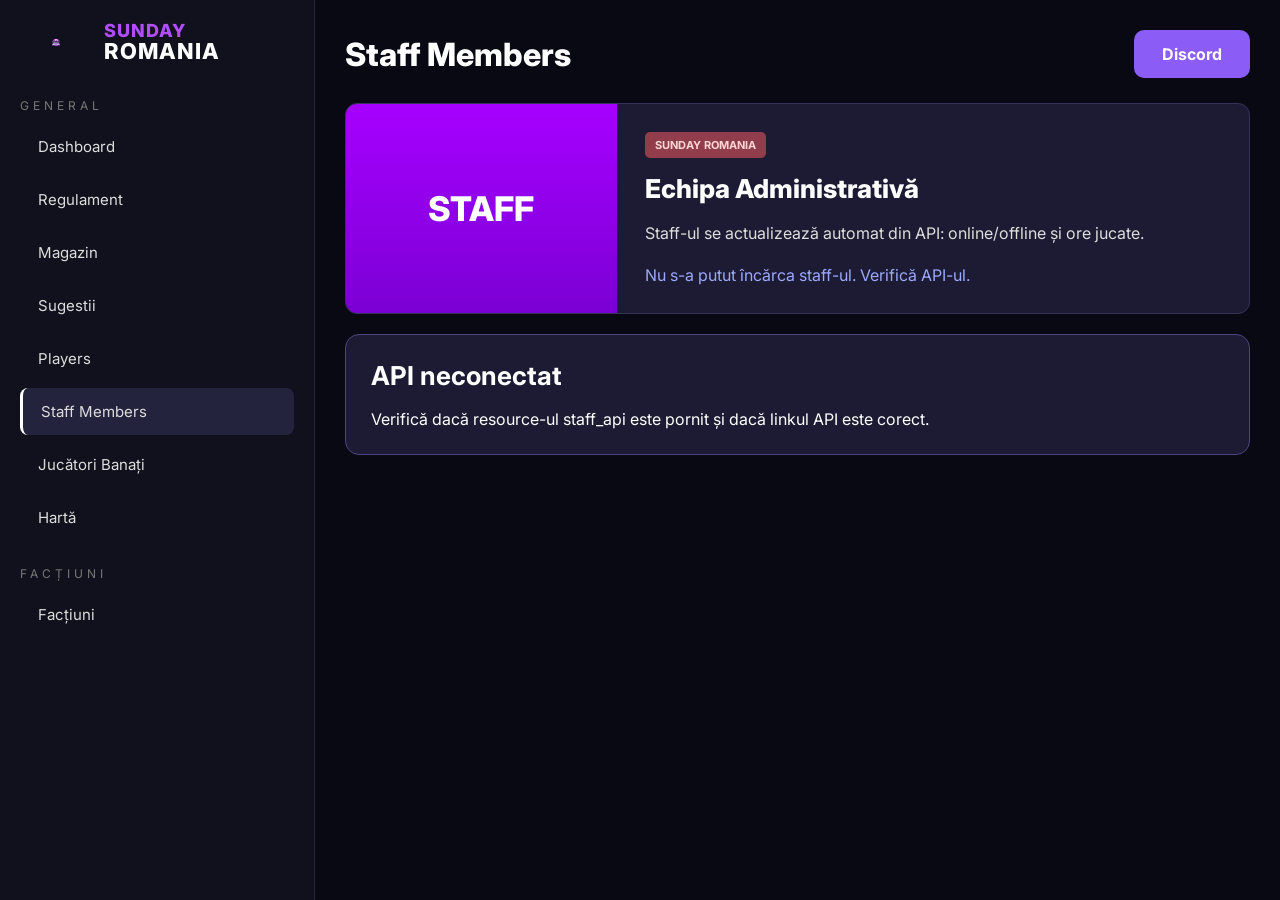
<file: staff.html>
<!DOCTYPE html>
<html lang="ro">
<head>
  <meta charset="UTF-8">
  <meta name="viewport" content="width=device-width, initial-scale=1.0">
  <title>Staff Members | Sunday Romania</title>
  <link rel="stylesheet" href="style.css">

  <style>
    .staff-rank{
      background:#1c1b33;
      border:1px solid #4c4680;
      border-radius:14px;
      padding:25px;
      margin-bottom:22px;
    }

    .staff-rank h2{
      color:#fff;
      font-size:26px;
      margin-bottom:18px;
    }

    .staff-list{
      display:grid;
      grid-template-columns:repeat(5,1fr);
      gap:14px;
    }

    .staff-member{
      background:#11111d;
      border:1px solid #34345b;
      border-radius:12px;
      padding:16px;
    }

    .staff-member h3{
      color:white;
      font-size:18px;
      margin-bottom:8px;
    }

    .staff-member p{
      color:#d8d8f0;
      font-size:14px;
      margin:5px 0;
    }

    .online{
      color:#35d07f;
      font-weight:800;
    }

    .offline{
      color:#ff5f5f;
      font-weight:800;
    }

    @media(max-width:1200px){
      .staff-list{
        grid-template-columns:repeat(2,1fr);
      }
    }

    @media(max-width:700px){
      .staff-list{
        grid-template-columns:1fr;
      }
    }
  </style>
</head>

<body>
  <aside>
    <div class="brand">
      <img src="SundayRomania.png" class="brand-logo" alt="Sunday Romania">
      <div class="brand-text">
        <span>SUNDAY</span>
        <strong>ROMANIA</strong>
      </div>
    </div>

    <p>GENERAL</p>
    <a href="index.html">Dashboard</a>
    <a href="regulament.html">Regulament</a>
    <a href="magazin.html">Magazin</a>
    <a href="sugestii.html">Sugestii</a>
    <a href="players.html">Players</a>
    <a href="staff.html" class="active">Staff Members</a>
    <a href="banati.html">Jucători Banați</a>
    <a href="harta.html">Hartă</a>

    <p>FACȚIUNI</p>
    <a href="factiuni.html">Facțiuni</a>
  </aside>

  <main>
    <header>
      <h2>Staff Members</h2>
      <a class="discord-btn" href="https://discord.gg/Z9EnZnHhjQ" target="_blank">
        Discord
      </a>
    </header>

    <section class="news">
      <div class="img">STAFF</div>
      <div class="text">
        <b>SUNDAY ROMANIA</b>
        <h2>Echipa Administrativă</h2>
        <p>Staff-ul se actualizează automat din API: online/offline și ore jucate.</p>
        <span id="staffStatus">Se încarcă staff-ul...</span>
      </div>
    </section>

    <div id="staffContainer"></div>
  </main>

  <script>
    const STAFF_API_URL = "http://91.200.220.10:30176/staff";

    const rankOrder = [
      "Community Founder",
      "Co-Founder",
      "Supervisor",
      "Head Of Staff",
      "Head Admin",
      "Administrator",
      "Moderator Avansat",
      "Moderator",
      "Helper Avansat",
      "Helper",
      "Helper in Teste"
    ];

    const rankIcons = {
      "Community Founder": "🔴",
      "Co-Founder": "🔴",
      "Supervisor": "⚪",
      "Head Of Staff": "⚪",
      "Head Admin": "🟤",
      "Administrator": "🟠",
      "Moderator Avansat": "🔵",
      "Moderator": "🔵",
      "Helper Avansat": "🟢",
      "Helper": "🟢",
      "Helper in Teste": "🟢"
    };

    function escapeHTML(value) {
      return String(value)
        .replaceAll("&", "&amp;")
        .replaceAll("<", "&lt;")
        .replaceAll(">", "&gt;")
        .replaceAll('"', "&quot;")
        .replaceAll("'", "&#039;");
    }

    async function loadStaff() {
      const container = document.getElementById("staffContainer");
      const status = document.getElementById("staffStatus");

      try {
        const response = await fetch(STAFF_API_URL + "?t=" + Date.now());

        if (!response.ok) {
          throw new Error("API error");
        }

        const staff = await response.json();

        if (!Array.isArray(staff)) {
          throw new Error("API-ul nu returnează listă JSON.");
        }

        container.innerHTML = "";

        let totalMembers = 0;

        rankOrder.forEach(rank => {
          const members = staff.filter(member => member.rank === rank);

          if (members.length === 0) return;

          totalMembers += members.length;

          const cards = members.map(member => {
            const name = escapeHTML(member.name || "Necunoscut");
            const hours = Number(member.hours || 0);
            const online = member.online === true;

            return `
              <div class="staff-member">
                <h3>${name}</h3>
                <p>Status:
                  <span class="${online ? "online" : "offline"}">
                    ${online ? "Online" : "Offline"}
                  </span>
                </p>
                <p>Ore pe server: ${hours}</p>
              </div>
            `;
          }).join("");

          const section = document.createElement("section");
          section.className = "staff-rank";
          section.innerHTML = `
            <h2>${rankIcons[rank] || "👤"} ${rank}</h2>
            <div class="staff-list">
              ${cards}
            </div>
          `;

          container.appendChild(section);
        });

        if (totalMembers === 0) {
          container.innerHTML = `
            <section class="staff-rank">
              <h2>Nu există staff afișat</h2>
              <p>API-ul funcționează, dar nu a returnat membri staff.</p>
            </section>
          `;
        }

        status.innerText = "Staff actualizat automat.";

      } catch (error) {
        status.innerText = "Nu s-a putut încărca staff-ul. Verifică API-ul.";
        container.innerHTML = `
          <section class="staff-rank">
            <h2>API neconectat</h2>
            <p>Verifică dacă resource-ul staff_api este pornit și dacă linkul API este corect.</p>
          </section>
        `;
      }
    }

    loadStaff();
    setInterval(loadStaff, 60000);
  </script>
</body>
</html>
</file>
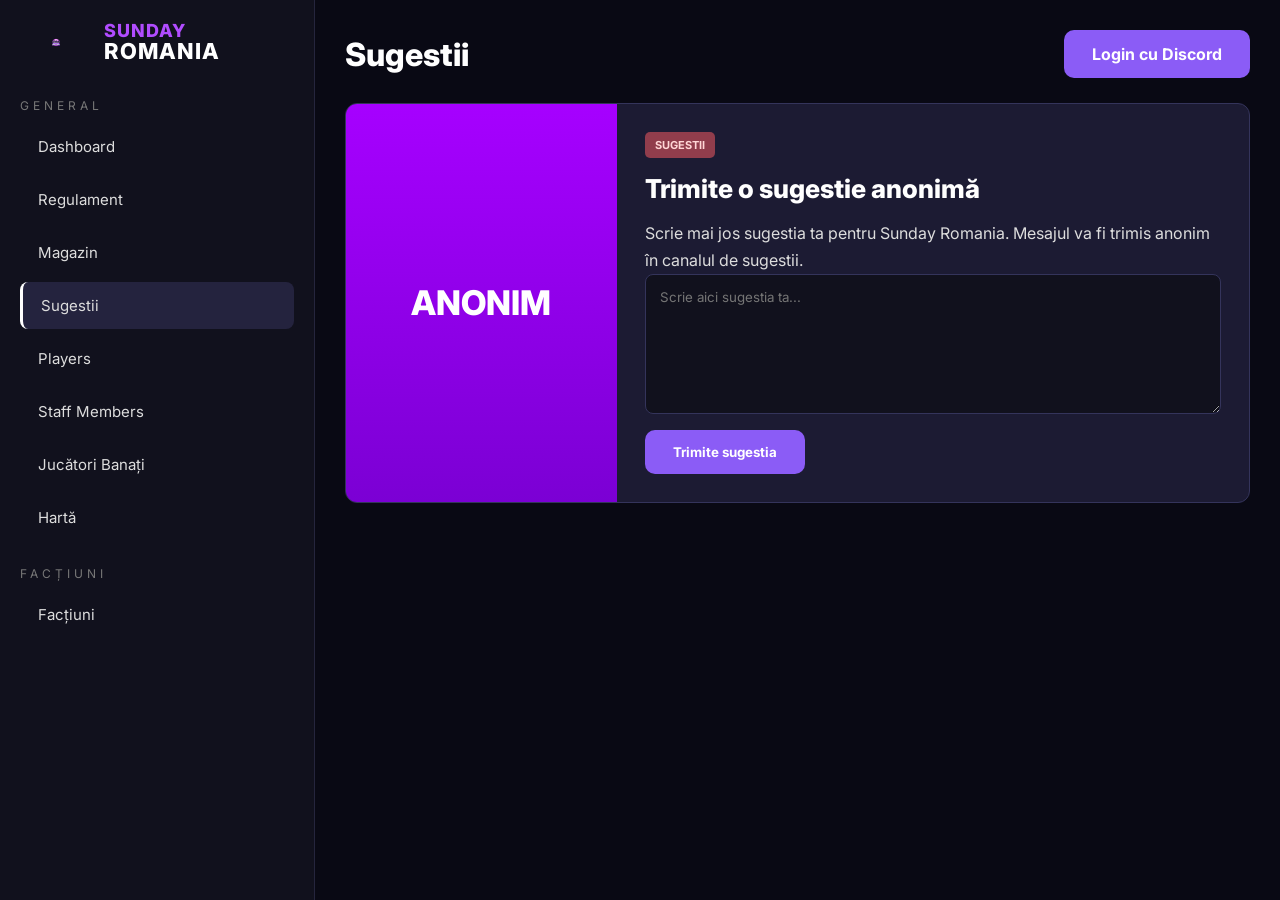
<file: sugestii.html>
<!DOCTYPE html>
<html lang="ro">
<head>
  <meta charset="UTF-8">
  <meta name="viewport" content="width=device-width, initial-scale=1.0">
  <title>Sugestii - Sunday Romania</title>
  <link rel="stylesheet" href="style.css">
</head>

<body>
  <aside>
    <div class="brand">
      <img src="SundayRomania.png" class="brand-logo" alt="Sunday Romania">
      <div class="brand-text">
        <span>SUNDAY</span>
        <strong>ROMANIA</strong>
      </div>
    </div>

    <p>GENERAL</p>
    <a href="index.html">Dashboard</a>
    <a href="regulament.html">Regulament</a>
    <a href="magazin.html">Magazin</a>
    <a href="sugestii.html" class="active">Sugestii</a>
    <a href="players.html">Players</a>
    <a href="staff.html">Staff Members</a>
    <a href="banati.html">Jucători Banați</a>
    <a href="harta.html">Hartă</a>

    <p>FACȚIUNI</p>
    <a href="factiuni.html">Facțiuni</a>
  </aside>

  <main>
    <header>
      <h2>Sugestii</h2>
      <a class="discord-btn" href="https://discord.gg/Z9EnZnHhjQ" target="_blank">
        Login cu Discord
      </a>
    </header>

    <section class="news">
      <div class="img">ANONIM</div>

      <div class="text">
        <b>SUGESTII</b>
        <h2>Trimite o sugestie anonimă</h2>

        <p>
          Scrie mai jos sugestia ta pentru Sunday Romania.
          Mesajul va fi trimis anonim în canalul de sugestii.
        </p>

        <div class="suggestion-container">
          <textarea
            id="suggestionText"
            class="suggestion-input"
            placeholder="Scrie aici sugestia ta..."
          ></textarea>

          <button class="send-btn" onclick="sendSuggestion()">
            Trimite sugestia
          </button>

          <p id="statusMessage"></p>
        </div>
      </div>
    </section>
  </main>

  <script>
    async function sendSuggestion() {
      const text = document.getElementById("suggestionText").value.trim();
      const status = document.getElementById("statusMessage");

      if (!text) {
        status.innerText = "Scrie o sugestie înainte să trimiți.";
        return;
      }

      status.innerText = "Se trimite...";

      try {
        const response = await fetch("WEBHOOK_DISCORD_AICI", {
          method: "POST",
          headers: {
            "Content-Type": "application/json"
          },
          body: JSON.stringify({
            username: "Sugestie Anonimă",
            content: "💡 **Sugestie anonimă nouă:**\n\n" + text
          })
        });

        if (!response.ok) {
          throw new Error("Webhook invalid sau mesaj blocat.");
        }

        status.innerText = "Sugestia a fost trimisă cu succes!";
        document.getElementById("suggestionText").value = "";

      } catch (error) {
        status.innerText = "Eroare: verifică webhook-ul Discord.";
      }
    }
  </script>
</body>
</html>
</file>
<file: style.css>
@import url('https://fonts.googleapis.com/css2?family=Inter:wght@400;500;600;700;800&display=swap');

*{
  margin:0;
  padding:0;
  box-sizing:border-box;
  font-family:'Inter',Arial,sans-serif;
}

html{
  scroll-behavior:smooth;
}

body{
  display:flex;
  background:#090914;
  color:white;
  min-height:100vh;
}

/* SIDEBAR */
aside{
  width:315px;
  background:#11111d;
  border-right:1px solid #25253d;
  padding:22px 20px;
  min-height:100vh;
}

.brand{
  display:flex;
  align-items:center;
  gap:12px;
  margin-bottom:35px;
}

.brand-logo{
  width:72px;
  height:auto;
  object-fit:contain;
}

.brand-text{
  display:flex;
  flex-direction:column;
  justify-content:center;
  line-height:1;
}

.brand-text span{
  color:#b14cff;
  font-size:18px;
  font-weight:800;
  letter-spacing:1px;
}

.brand-text strong{
  color:white;
  font-size:22px;
  font-weight:800;
  letter-spacing:1px;
}

aside p{
  color:#777;
  font-size:12px;
  letter-spacing:4px;
  margin:25px 0 10px;
}

aside a{
  display:block;
  color:#ddd;
  text-decoration:none;
  padding:14px 18px;
  border-radius:8px;
  margin-bottom:6px;
  font-size:15px;
}

aside a:hover,
aside a.active{
  background:#24233e;
  border-left:3px solid white;
}

/* MAIN */
main{
  flex:1;
  padding:30px;
  min-height:100vh;
}

header{
  display:flex;
  justify-content:space-between;
  align-items:center;
  margin-bottom:25px;
}

header h2{
  font-size:32px;
  font-weight:800;
}

.discord-btn,
button{
  background:#8b5cf6;
  color:white;
  border:none;
  padding:14px 28px;
  border-radius:10px;
  font-weight:700;
  text-decoration:none;
  cursor:pointer;
}

/* DASHBOARD CARDS */
.cards{
  display:grid;
  grid-template-columns:repeat(4,1fr);
  gap:20px;
  margin-bottom:25px;
}

.cards div{
  background:#1c1b33;
  border:1px solid #34345b;
  border-radius:12px;
  padding:34px 20px;
  text-align:center;
}

.cards h3{
  font-size:46px;
  font-weight:800;
  margin-bottom:12px;
}

.cards span{
  font-size:15px;
  color:#ddd;
}

/* PANELS */
.news,
.panel{
  display:grid;
  grid-template-columns:30% 70%;
  background:#1c1b33;
  border:1px solid #34345b;
  border-radius:12px;
  overflow:hidden;
  margin-bottom:20px;
}

.img{
  background:linear-gradient(180deg,#a600ff,#7b00d4);
  display:flex;
  align-items:center;
  justify-content:center;
  text-align:center;
  font-size:34px;
  font-weight:800;
  line-height:1.1;
  padding:20px;
}

.img.logo{
  font-size:42px;
}

.text{
  padding:28px;
}

.text b{
  display:inline-block;
  background:#913d4c;
  color:#ffd6d6;
  padding:6px 10px;
  border-radius:5px;
  font-size:11px;
  margin-bottom:15px;
}

.text h2{
  font-size:26px;
  font-weight:800;
  margin-bottom:16px;
}

.text p,
.text li{
  color:#ddd;
  font-size:16px;
  line-height:1.7;
}

.text ul{
  margin-left:20px;
}

.text span{
  display:inline-block;
  margin-top:18px;
  color:#9ca8ff;
}

/* MAGAZIN */
.shop-categories{
  display:grid;
  grid-template-columns:repeat(4,1fr);
  gap:20px;
  margin-bottom:30px;
}

.shop-category{
  background:#1c1b33;
  border:1px solid #34345b;
  border-radius:12px;
  padding:30px;
  text-align:center;
  transition:.2s;
}

.shop-category:hover{
  transform:translateY(-4px);
  border-color:#8b5cf6;
}

.shop-category h3{
  font-size:26px;
  margin-bottom:10px;
}

.shop-category p{
  color:#cfcfe6;
  font-size:14px;
}

.vip-grid{
  display:grid;
  grid-template-columns:repeat(5,1fr);
  gap:18px;
  margin-top:20px;
}

.vip-card{
  background:linear-gradient(180deg,#211b3a,#151426);
  border:1px solid #34345b;
  border-radius:14px;
  padding:28px 18px;
  text-align:center;
}

.vip-card h3{
  font-size:24px;
  margin-bottom:12px;
}

.vip-card p{
  color:#d6d6e8;
  font-size:14px;
  line-height:1.6;
}

.vip-price{
  display:block;
  margin-top:18px;
  color:#b14cff;
  font-size:22px;
  font-weight:800;
}

/* REGULAMENT PAGE */
.rules-page{
  display:block;
  background:#1f1f1f;
  color:#f1f1f1;
}

.rules-layout{
  display:grid;
  grid-template-columns:230px minmax(560px,760px) 250px;
  gap:46px;
  max-width:1260px;
  margin:0 auto;
  padding:0 28px 70px;
}

.rules-left{
  position:sticky;
  top:0;
  height:100vh;
  overflow:auto;
  padding:14px 0 24px;
}

.rules-left img{
  width:42px;
  height:auto;
  object-fit:contain;
  display:block;
  margin:0 auto 44px;
}

.rules-left a{
  display:block;
  color:#d6d6d6;
  text-decoration:none;
  font-size:13px;
  padding:8px 0;
}

.rules-left a:hover,
.rules-left a.active{
  color:#8e8bff;
}

.rules-content{
  padding:0 0 80px;
}

.search{
  width:100%;
  height:34px;
  background:#232323;
  border:1px solid #4a4a4a;
  border-radius:8px;
  color:white;
  padding:0 14px;
  margin:0 0 36px;
  font-size:13px;
}

.rule-block{
  border-bottom:1px solid #444;
  padding:30px 0 32px;
}

.rule-block h2{
  color:#9692ff;
  text-align:center;
  font-size:21px;
  font-weight:800;
  margin-bottom:22px;
}

.rule-block p{
  color:#f0f0f0;
  font-size:14px;
  line-height:1.75;
  margin-bottom:15px;
}

.rule-block b{
  display:block;
  color:#fff;
  font-size:14px;
  margin:14px 0 8px;
}

.rule-block ul{
  color:#f0f0f0;
  margin-left:22px;
  line-height:1.75;
  font-size:14px;
}

.note{
  background:#2b2b2b;
  color:#e1e1e1;
  border-radius:5px;
  padding:12px 14px;
  margin:18px 0;
  font-size:12px;
}

.warning{
  background:#2f261b;
  color:#ffd59a;
  border-radius:5px;
  padding:12px 14px;
  margin:18px 0;
  font-size:12px;
}

.rules-right{
  position:sticky;
  top:0;
  height:100vh;
  overflow:auto;
  padding-top:62px;
}

.rules-right h4{
  color:#f0f0f0;
  font-size:11px;
  text-transform:uppercase;
  letter-spacing:.8px;
  margin-bottom:12px;
}

.rules-right a{
  display:block;
  color:#d0d0d0;
  text-decoration:none;
  font-size:12px;
  padding:7px 0;
}

.rules-right a:hover{
  color:#9692ff;
}

.rules-help{
  margin-top:24px;
  color:#aaa;
  font-size:12px;
}

/* TABLE */
.table{
  width:100%;
  border-collapse:collapse;
  background:#1c1b33;
  border:1px solid #34345b;
  border-radius:12px;
  overflow:hidden;
}

.table th,
.table td{
  padding:16px;
  border-bottom:1px solid #2d2d4a;
  text-align:left;
}

.table th{
  color:#bda7ff;
}

/* FORMS */
.input,
textarea{
  width:100%;
  background:#11111d;
  border:1px solid #34345b;
  color:white;
  padding:14px;
  border-radius:8px;
  margin-bottom:12px;
}

textarea{
  min-height:140px;
  resize:vertical;
}

/* RESPONSIVE */
@media(max-width:1200px){
  .cards{
    grid-template-columns:repeat(2,1fr);
  }

  .shop-categories{
    grid-template-columns:repeat(2,1fr);
  }

  .vip-grid{
    grid-template-columns:repeat(2,1fr);
  }

  .news,
  .panel{
    grid-template-columns:1fr;
  }

  .rules-layout{
    grid-template-columns:210px 1fr;
  }

  .rules-right{
    display:none;
  }
}

@media(max-width:800px){
  body{
    flex-direction:column;
  }

  aside{
    width:100%;
    min-height:auto;
  }

  .cards,
  .shop-categories,
  .vip-grid{
    grid-template-columns:1fr;
  }

  header{
    flex-direction:column;
    align-items:flex-start;
    gap:15px;
  }

  .rules-layout{
    display:block;
    padding:18px;
  }

  .rules-left{
    position:relative;
    height:auto;
    border-bottom:1px solid #333;
    margin-bottom:20px;
  }
}


.staff-rank {
  background:#1c1b33;
  border:1px solid #4c4680;
  border-radius:14px;
  padding:25px;
  margin-bottom:22px;
}

.staff-rank h2 {
  color:#ffffff;
  font-size:26px;
  margin-bottom:18px;
}

.staff-list {
  display:grid;
  grid-template-columns:repeat(5,1fr);
  gap:14px;
}

.staff-member {
  background:#11111d;
  border:1px solid #34345b;
  border-radius:12px;
  padding:16px;
}

.staff-member h3 {
  color:white;
  font-size:18px;
  margin-bottom:8px;
}

.staff-member p {
  color:#d8d8f0;
  font-size:14px;
  margin:5px 0;
}

.online {
  color:#35d07f;
  font-weight:800;
}

.offline {
  color:#ff5f5f;
  font-weight:800;
}

@media(max-width:1200px){
  .staff-list {
    grid-template-columns:repeat(2,1fr);
  }
}

@media(max-width:700px){
  .staff-list {
    grid-template-columns:1fr;
  }
}
</file>
